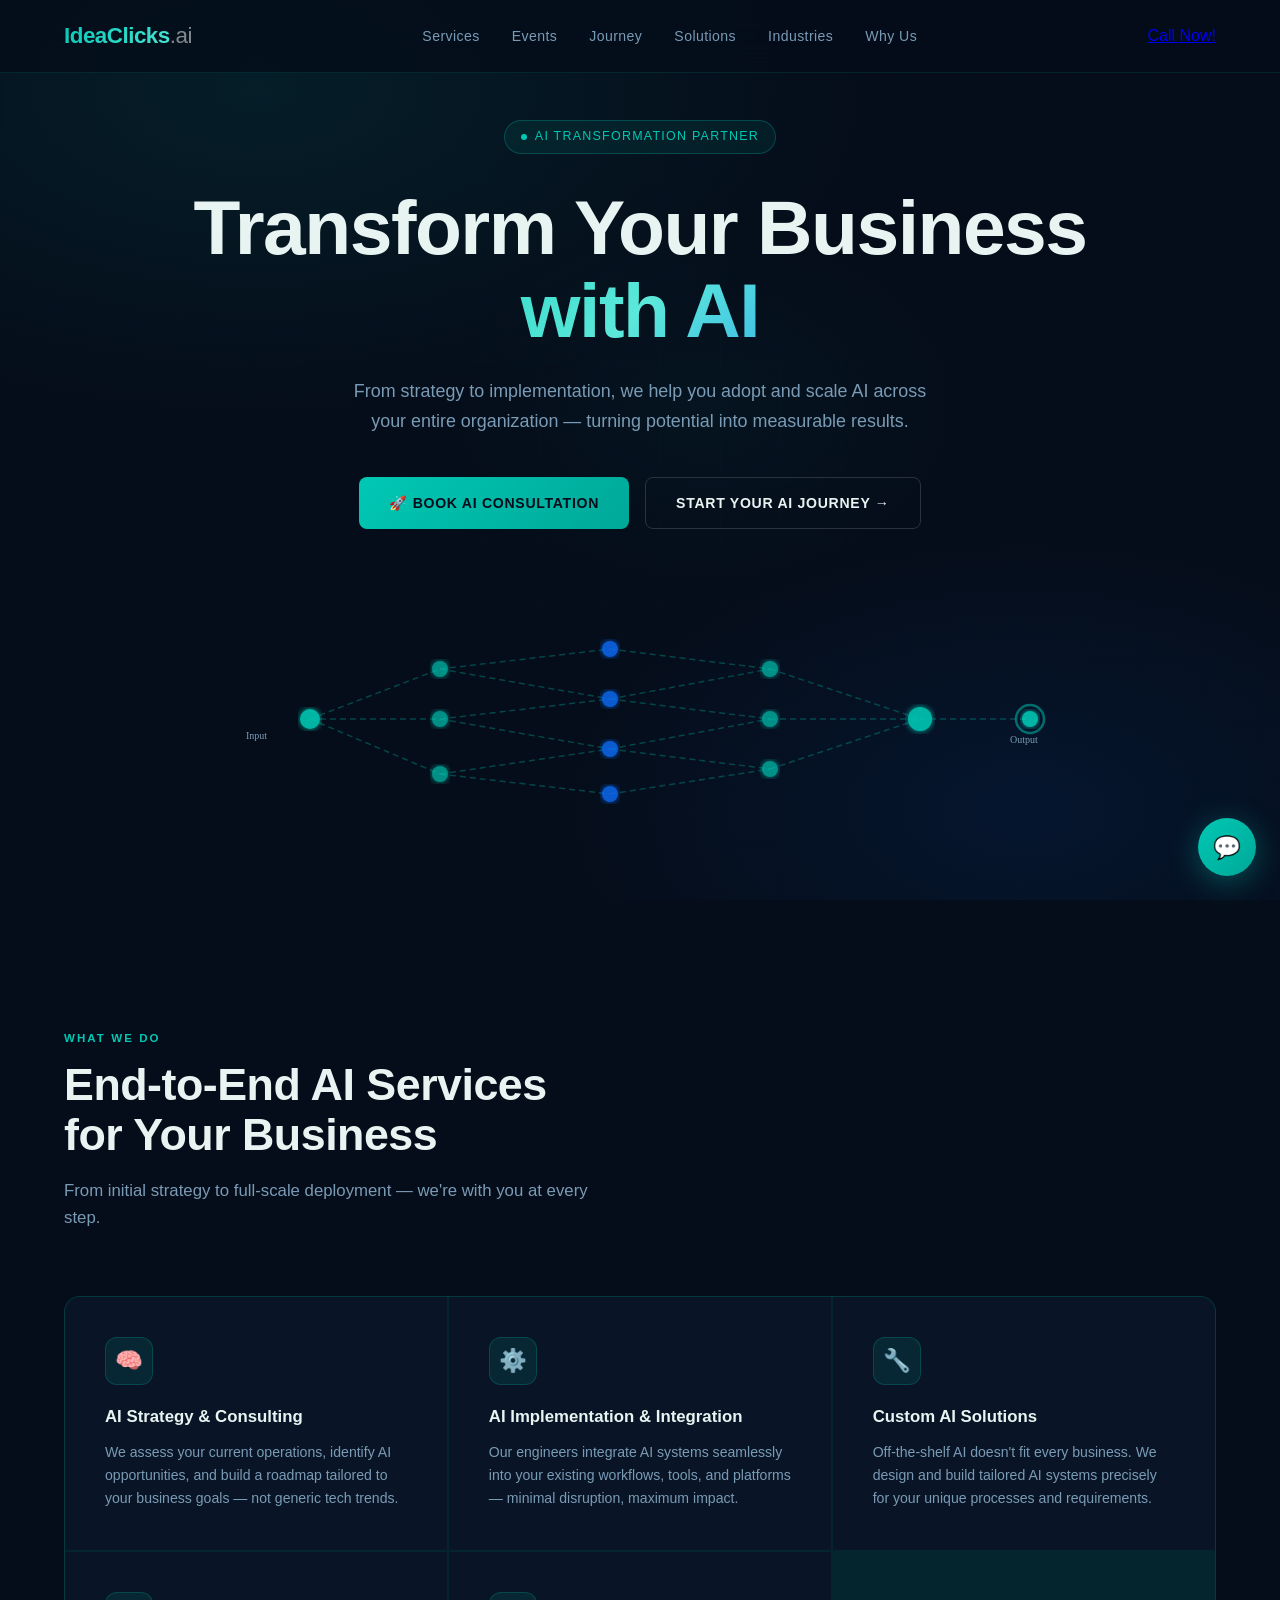
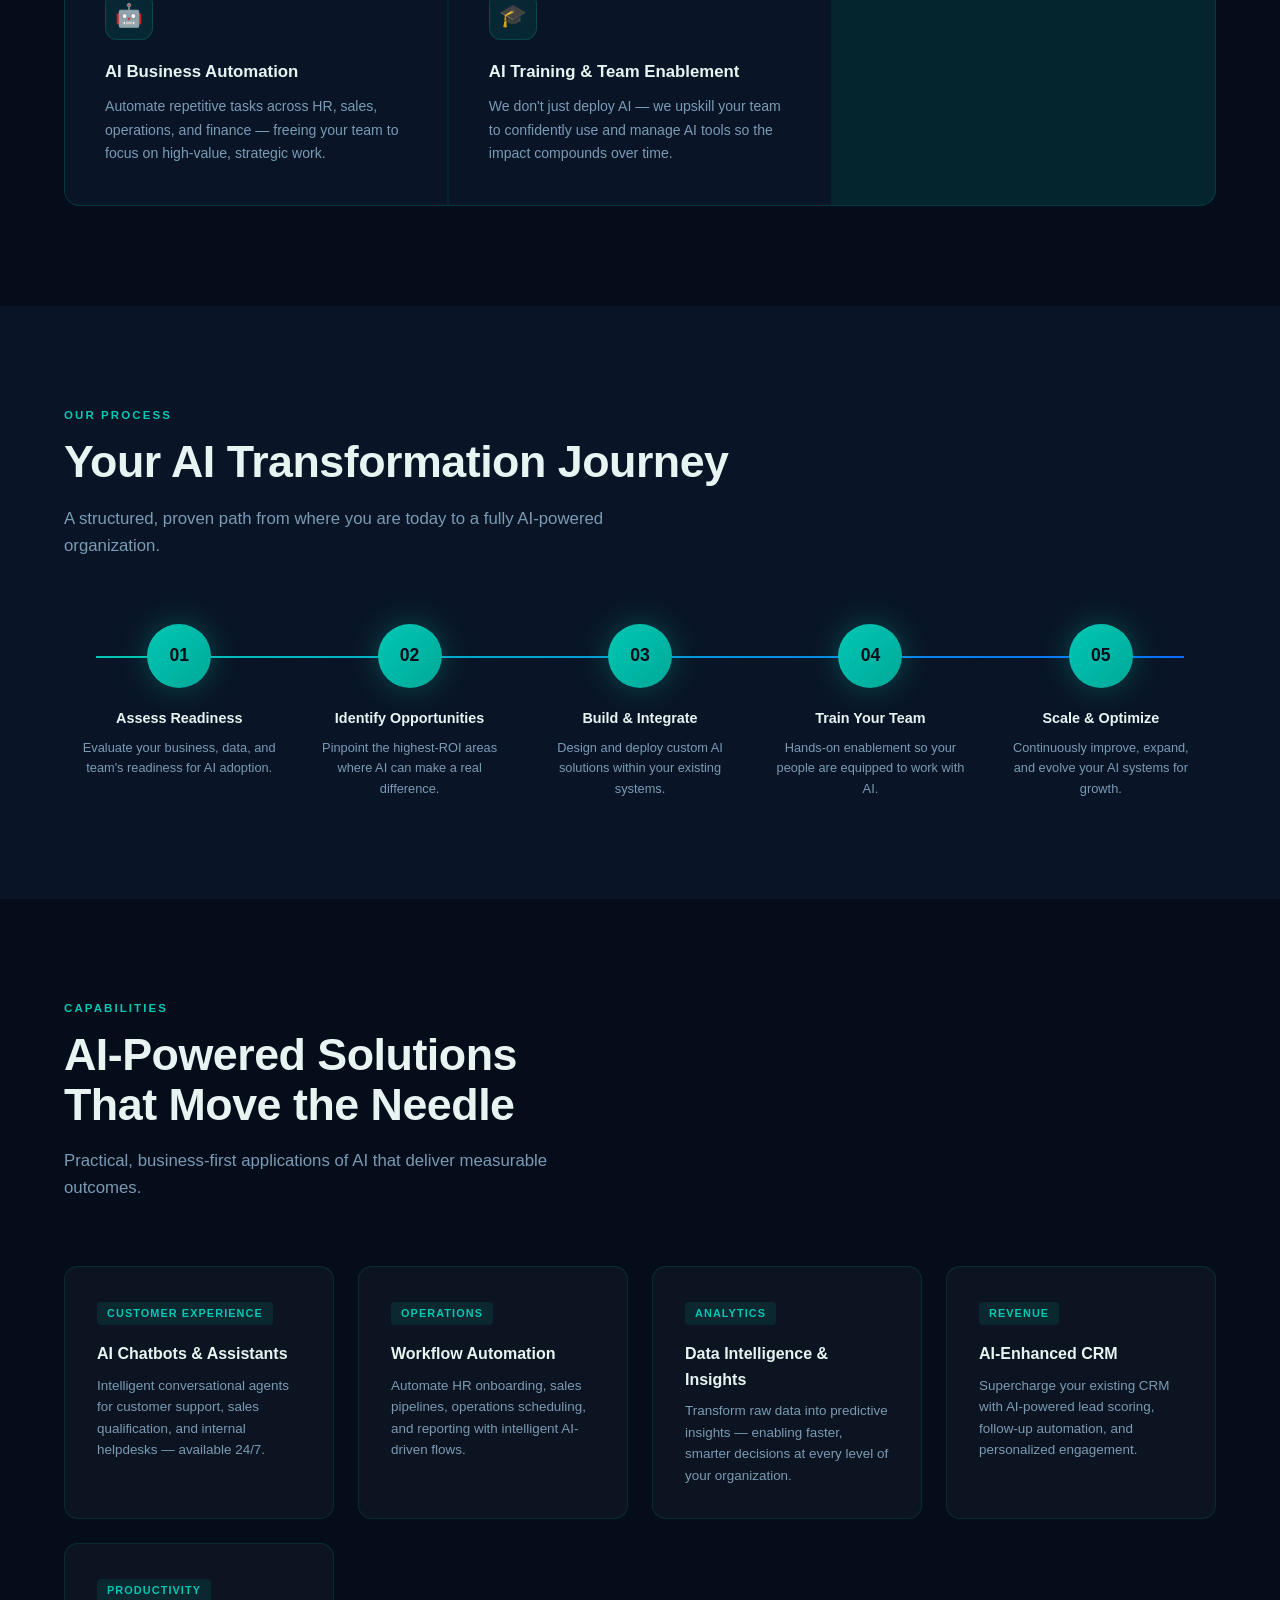
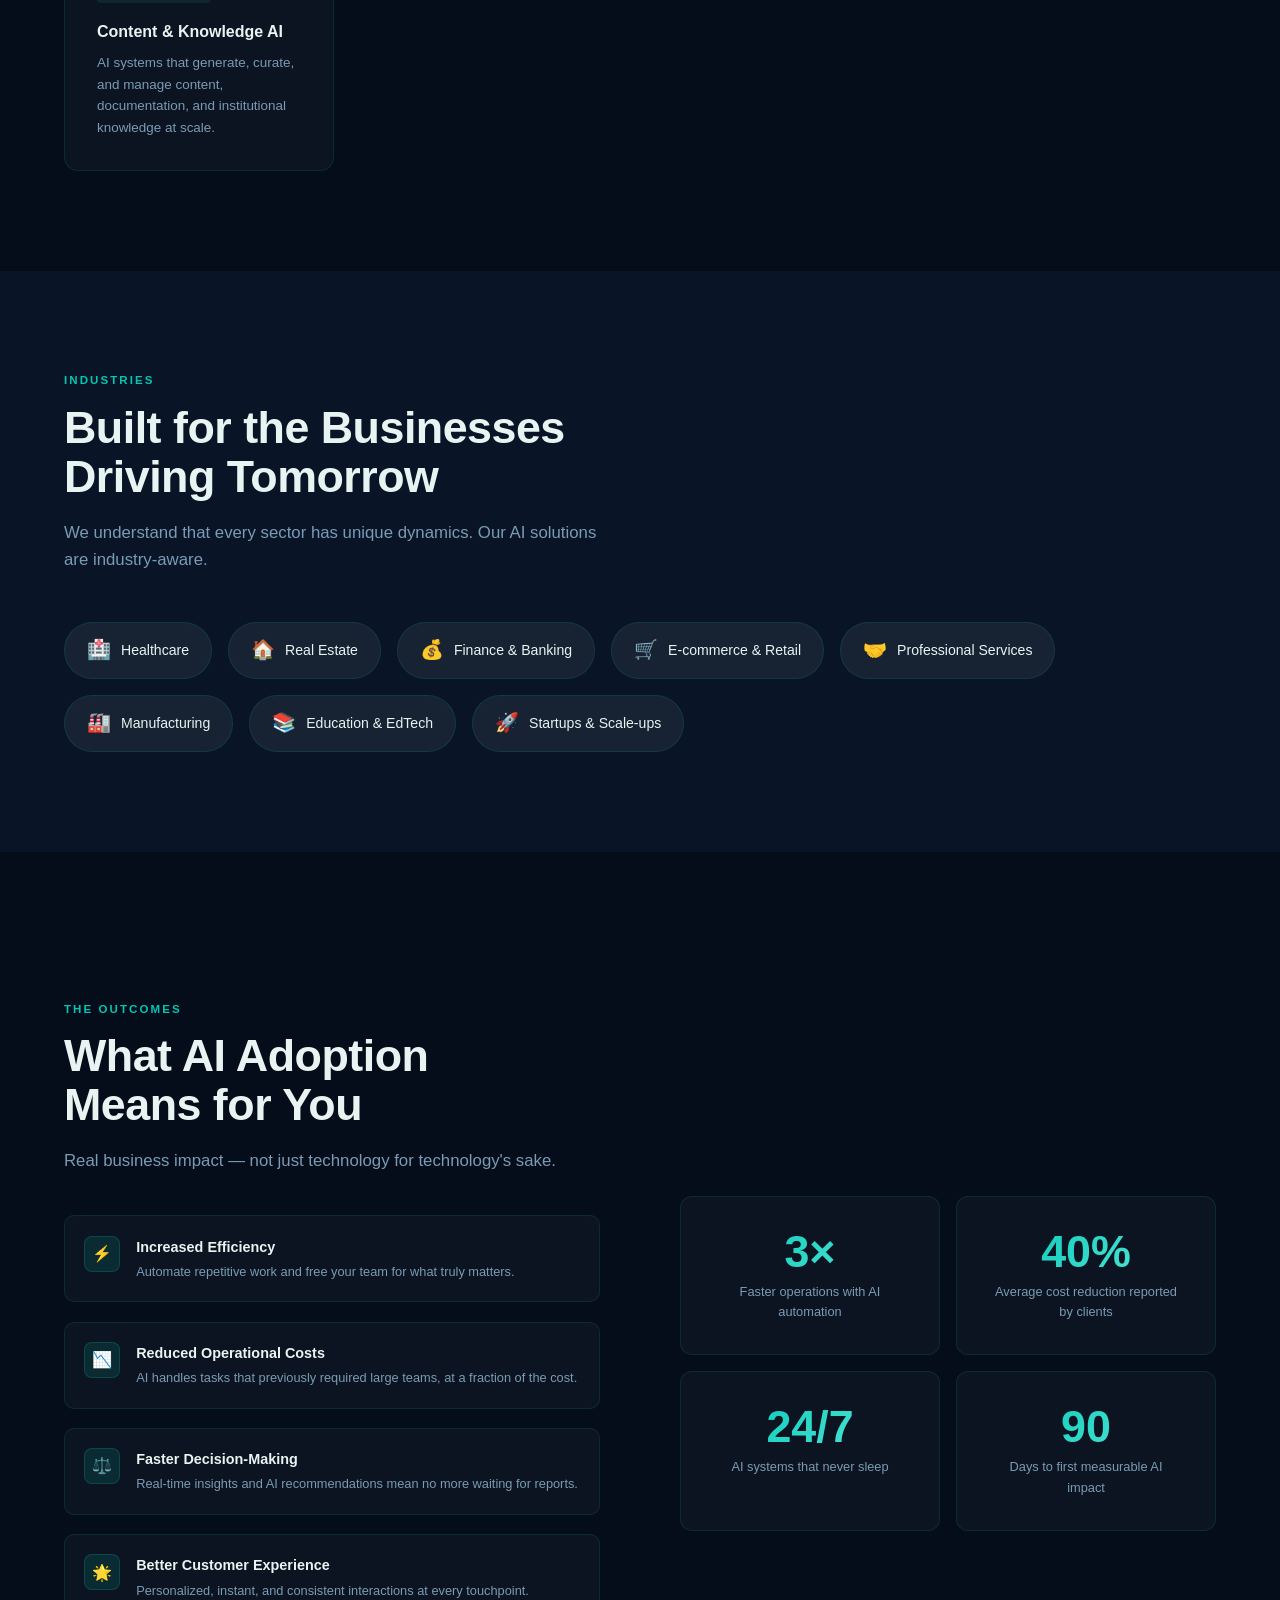
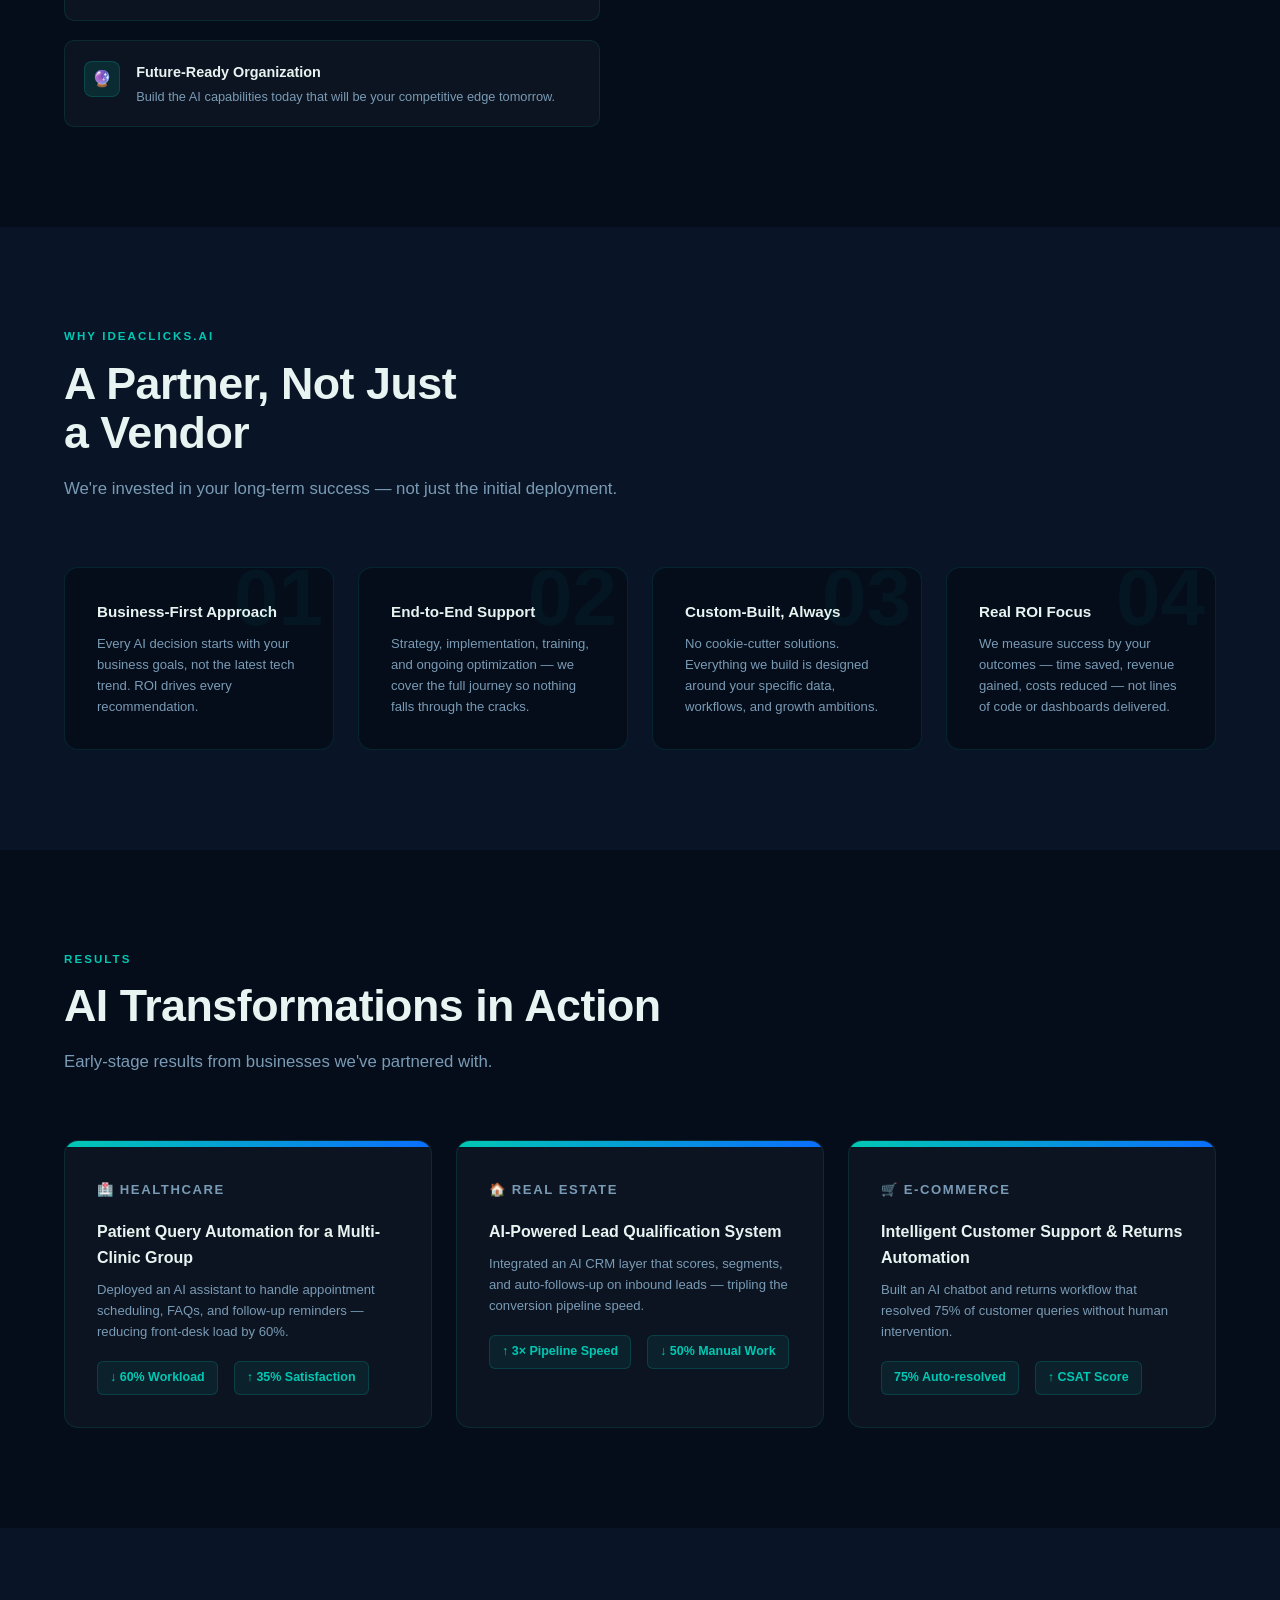
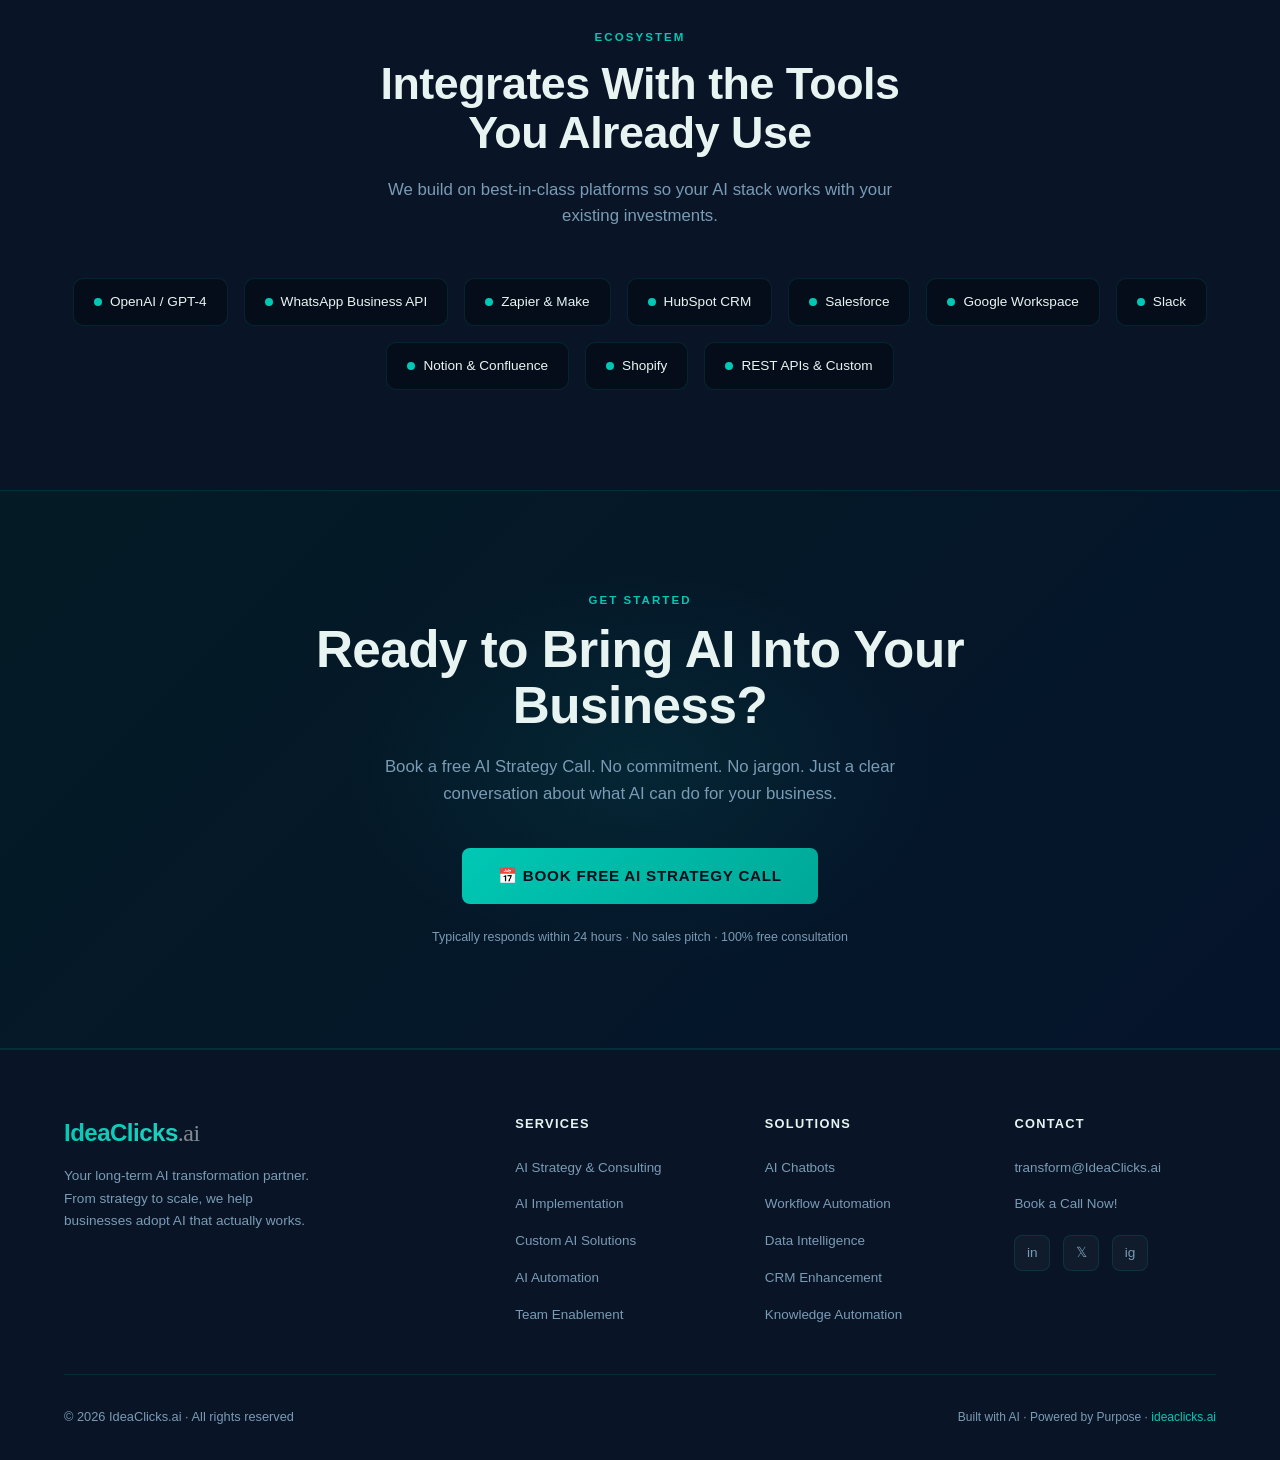
<file: index.html>
<!DOCTYPE html>
<html lang="en">
<head>
<meta charset="UTF-8" />

<!-- Basic SEO -->
<meta name="description" content="IdeaClicks.ai helps businesses adopt and implement AI solutions to automate processes, improve efficiency, and scale growth.">

<!-- Open Graph (for WhatsApp, LinkedIn, Facebook) -->
<meta property="og:title" content="IdeaClicks.ai — AI Transformation Partner">
<meta property="og:description" content="Helping businesses adopt AI, automate workflows, and scale with intelligent systems.">
<meta property="og:url" content="https://ideaclickspune.github.io/ideaclicksai/">
 
<meta name="viewport" content="width=device-width, initial-scale=1.0"/>
<title>IdeaClicks.ai — AI Transformation Partner</title>
<link rel="preconnect" href="https://fonts.googleapis.com">
<!-- <link href="https://fonts.googleapis.com/css2?family=Syne:wght@400;600;700;800&family=DM+Sans:wght@300;400;500&display=swap" rel="stylesheet"> -->
<style>
  :root {
    --teal: #00C8B4;
    --teal-dim: #00a898;
    --teal-glow: rgba(0,200,180,0.18);
    --blue: #0B6EFD;
    --blue-mid: #1a4a8a;
    --dark: #050d1a;
    --dark2: #091526;
    --dark3: #0d1f35;
    --surface: rgba(255,255,255,0.03);
    --surface2: rgba(255,255,255,0.06);
    --border: rgba(0,200,180,0.13);
    --text: #e8f4f2;
    --muted: #7a9bb5;
    --white: #ffffff;
  }

  *, *::before, *::after { box-sizing: border-box; margin: 0; padding: 0; }

  html { scroll-behavior: smooth; }

  body {
    font-family: 'DM Sans', sans-serif;
    background: var(--dark);
    color: var(--text);
    overflow-x: hidden;
    line-height: 1.6;
  }

  h1,h2,h3,h4 { font-family: 'Syne', sans-serif; }

  /* ─── ANIMATED MESH BACKGROUND ─── */
  .mesh-bg {
    position: fixed; inset: 0; z-index: 0; pointer-events: none;
    background:
      radial-gradient(ellipse 80% 60% at 20% 10%, rgba(0,200,180,0.09) 0%, transparent 60%),
      radial-gradient(ellipse 60% 50% at 80% 90%, rgba(11,110,253,0.09) 0%, transparent 60%),
      radial-gradient(ellipse 40% 40% at 55% 45%, rgba(0,200,180,0.04) 0%, transparent 50%),
      var(--dark);
  }

  /* ─── GRID PATTERN ─── */
  .grid-pattern {
    position: fixed; inset: 0; z-index: 0; pointer-events: none; opacity: 0.25;
    background-image:
      linear-gradient(rgba(0,200,180,0.08) 1px, transparent 1px),
      linear-gradient(90deg, rgba(0,200,180,0.08) 1px, transparent 1px);
    background-size: 60px 60px;
    mask-image: radial-gradient(ellipse 80% 80% at 50% 50%, black 0%, transparent 100%);
  }

  /* ─── NAV ─── */
  nav {
    position: fixed; top: 0; left: 0; right: 0; z-index: 100;
    padding: 18px 5%;
    display: flex; align-items: center; justify-content: space-between;
    background: rgba(5,13,26,0.75);
    backdrop-filter: blur(18px);
    border-bottom: 1px solid var(--border);
    transition: all 0.3s;
  }

  .nav-logo {
    font-family: 'Syne', sans-serif;
    font-size: 1.4rem; font-weight: 800;
    letter-spacing: -0.5px;
    background: linear-gradient(135deg, var(--teal), #5be8da);
    -webkit-background-clip: text; -webkit-text-fill-color: transparent;
  }

  .nav-logo span { color: var(--white); -webkit-text-fill-color: var(--white); opacity: 0.5; font-weight: 300; }

  .nav-links { display: flex; gap: 2rem; list-style: none; }
  .nav-links a {
    color: var(--muted); text-decoration: none; font-size: 0.88rem;
    font-weight: 500; letter-spacing: 0.03em;
    transition: color 0.2s;
  }
  .nav-links a:hover { color: var(--teal); }

  .nav- {
    background: linear-gradient(135deg, var(--teal), var(--teal-dim));
    color: var(--dark); font-family: 'Syne', sans-serif; font-weight: 700;
    font-size: 0.82rem; letter-spacing: 0.05em; text-transform: uppercase;
    border: none; padding: 10px 22px; border-radius: 6px;
    cursor: pointer; transition: all 0.25s;
    text-decoration: none;
  }
  .nav-:hover { transform: translateY(-1px); box-shadow: 0 6px 24px rgba(0,200,180,0.3); }

  /* ─── WRAPPER ─── */
  .section { position: relative; z-index: 1; padding: 100px 5%; }
  .container { max-width: 1200px; margin: 0 auto; }

  /* ─── HERO ─── */
  #hero {
    min-height: 100vh;
    display: flex; align-items: center; justify-content: center;
    text-align: center; padding-top: 120px; position: relative;
  }

  .hero-badge {
    display: inline-flex; align-items: center; gap: 8px;
    background: rgba(0,200,180,0.08); border: 1px solid rgba(0,200,180,0.25);
    padding: 6px 16px; border-radius: 30px; margin-bottom: 2rem;
    font-size: 0.78rem; font-weight: 500; letter-spacing: 0.1em;
    text-transform: uppercase; color: var(--teal);
    animation: fadeUp 0.7s ease both;
  }
  .hero-badge::before {
    content: ''; width: 6px; height: 6px; border-radius: 50%;
    background: var(--teal); animation: pulse 1.5s infinite;
  }

  @keyframes pulse {
    0%,100% { opacity: 1; transform: scale(1); }
    50% { opacity: 0.4; transform: scale(0.7); }
  }

  .hero-title {
    font-size: clamp(2.8rem, 6vw, 5.2rem);
    font-weight: 800; line-height: 1.08; letter-spacing: -1.5px;
    margin-bottom: 1.5rem;
    animation: fadeUp 0.7s 0.1s ease both;
  }

  .hero-title .accent {
    background: linear-gradient(135deg, var(--teal) 0%, #5be8da 50%, var(--blue) 100%);
    -webkit-background-clip: text; -webkit-text-fill-color: transparent;
    display: block;
  }

  .hero-sub {
    max-width: 580px; margin: 0 auto 2.5rem;
    font-size: 1.12rem; color: var(--muted); font-weight: 300; line-height: 1.7;
    animation: fadeUp 0.7s 0.2s ease both;
  }

  .hero-cta-row {
    display: flex; gap: 1rem; justify-content: center; flex-wrap: wrap;
    animation: fadeUp 0.7s 0.3s ease both;
  }

  .btn-primary {
    display: inline-flex; align-items: center; gap: 8px;
    background: linear-gradient(135deg, var(--teal), var(--teal-dim));
    color: var(--dark); font-family: 'Syne', sans-serif;
    font-weight: 700; font-size: 0.88rem; letter-spacing: 0.05em;
    text-transform: uppercase; padding: 14px 30px; border-radius: 8px;
    border: none; cursor: pointer; text-decoration: none;
    transition: all 0.25s;
  }
  .btn-primary:hover { transform: translateY(-2px); box-shadow: 0 10px 36px rgba(0,200,180,0.35); }

  .btn-ghost {
    display: inline-flex; align-items: center; gap: 8px;
    background: transparent; color: var(--text);
    font-family: 'Syne', sans-serif; font-weight: 600; font-size: 0.88rem;
    letter-spacing: 0.05em; text-transform: uppercase;
    padding: 14px 30px; border-radius: 8px;
    border: 1px solid rgba(255,255,255,0.15); cursor: pointer;
    text-decoration: none; transition: all 0.25s;
  }
  .btn-ghost:hover { border-color: var(--teal); color: var(--teal); transform: translateY(-2px); }

  /* Hero visual */
  .hero-visual {
    margin-top: 5rem;
    animation: fadeUp 0.8s 0.4s ease both;
    position: relative;
  }

  .node-canvas {
    width: 100%; max-width: 900px; margin: 0 auto;
    height: 220px; position: relative;
  }

  .node-canvas svg { width: 100%; height: 100%; }

  /* ─── SECTION HEADER ─── */
  .section-label {
    font-size: 0.72rem; font-weight: 600; letter-spacing: 0.18em;
    text-transform: uppercase; color: var(--teal); margin-bottom: 0.8rem;
  }

  .section-title {
    font-size: clamp(1.9rem, 3.5vw, 3rem);
    font-weight: 800; line-height: 1.1; letter-spacing: -0.5px;
    margin-bottom: 1.2rem;
  }

  .section-sub {
    font-size: 1.05rem; color: var(--muted); max-width: 560px; font-weight: 300;
  }

  /* ─── WHAT WE DO ─── */
  .services-grid {
    display: grid; grid-template-columns: repeat(auto-fit, minmax(300px, 1fr));
    gap: 1.5px; margin-top: 4rem;
    background: var(--border);
    border: 1px solid var(--border); border-radius: 16px; overflow: hidden;
  }

  .service-card {
    background: var(--dark2); padding: 2.5rem;
    transition: background 0.3s;
    position: relative; overflow: hidden;
  }
  .service-card::before {
    content: ''; position: absolute; top: 0; left: 0; right: 0;
    height: 2px; background: linear-gradient(90deg, transparent, var(--teal), transparent);
    opacity: 0; transition: opacity 0.3s;
  }
  .service-card:hover { background: var(--dark3); }
  .service-card:hover::before { opacity: 1; }

  .service-icon {
    width: 48px; height: 48px; border-radius: 12px;
    background: rgba(0,200,180,0.1); border: 1px solid rgba(0,200,180,0.2);
    display: flex; align-items: center; justify-content: center;
    font-size: 1.4rem; margin-bottom: 1.2rem;
  }

  .service-card h3 { font-size: 1.05rem; font-weight: 700; margin-bottom: 0.6rem; }
  .service-card p { font-size: 0.88rem; color: var(--muted); line-height: 1.65; }

  /* ─── JOURNEY ─── */
  #journey { background: var(--dark2); }

  .journey-steps {
    display: flex; gap: 0; margin-top: 4rem;
    position: relative; flex-wrap: wrap;
  }

  .journey-steps::before {
    content: ''; position: absolute;
    top: 32px; left: 32px; right: 32px; height: 2px;
    background: linear-gradient(90deg, var(--teal), var(--blue));
    z-index: 0;
  }

  .step {
    flex: 1; min-width: 180px; text-align: center;
    padding: 0 1rem; position: relative; z-index: 1;
  }

  .step-num {
    width: 64px; height: 64px; border-radius: 50%;
    background: linear-gradient(135deg, var(--teal), var(--teal-dim));
    color: var(--dark); font-family: 'Syne', sans-serif;
    font-weight: 800; font-size: 1.1rem;
    display: flex; align-items: center; justify-content: center;
    margin: 0 auto 1.2rem; box-shadow: 0 0 30px rgba(0,200,180,0.3);
  }

  .step h4 { font-size: 0.9rem; font-weight: 700; margin-bottom: 0.5rem; }
  .step p { font-size: 0.8rem; color: var(--muted); }

  /* ─── SOLUTIONS ─── */
  .solutions-grid {
    display: grid; grid-template-columns: repeat(auto-fit, minmax(250px, 1fr));
    gap: 1.5rem; margin-top: 4rem;
  }

  .solution-card {
    background: var(--surface); border: 1px solid var(--border);
    border-radius: 14px; padding: 2rem;
    transition: all 0.3s; position: relative; overflow: hidden;
  }

  .solution-card::after {
    content: ''; position: absolute;
    bottom: 0; left: 0; right: 0; height: 120px;
    background: linear-gradient(to top, var(--teal-glow), transparent);
    opacity: 0; transition: opacity 0.3s;
  }
  .solution-card:hover { border-color: rgba(0,200,180,0.3); transform: translateY(-4px); }
  .solution-card:hover::after { opacity: 1; }

  .solution-card .tag {
    display: inline-block; font-size: 0.68rem; font-weight: 600;
    letter-spacing: 0.1em; text-transform: uppercase; color: var(--teal);
    background: rgba(0,200,180,0.1); padding: 3px 10px; border-radius: 4px;
    margin-bottom: 1rem;
  }

  .solution-card h3 { font-size: 1rem; font-weight: 700; margin-bottom: 0.5rem; }
  .solution-card p { font-size: 0.84rem; color: var(--muted); line-height: 1.6; }

  /* ─── INDUSTRIES ─── */
  #industries { background: var(--dark2); }

  .industries-flex {
    display: flex; flex-wrap: wrap; gap: 1rem; margin-top: 3rem;
  }

  .industry-pill {
    display: flex; align-items: center; gap: 10px;
    background: var(--surface2); border: 1px solid var(--border);
    border-radius: 50px; padding: 12px 22px;
    font-size: 0.88rem; font-weight: 500;
    transition: all 0.25s; cursor: default;
  }
  .industry-pill:hover { border-color: var(--teal); background: rgba(0,200,180,0.08); color: var(--teal); }
  .industry-pill .emoji { font-size: 1.2rem; }

  /* ─── BENEFITS ─── */
  .benefits-split {
    display: grid; grid-template-columns: 1fr 1fr;
    gap: 5rem; align-items: center; margin-top: 3rem;
  }

  .benefit-list { list-style: none; display: flex; flex-direction: column; gap: 1.2rem; }
  .benefit-list li {
    display: flex; gap: 1rem; align-items: flex-;
    padding: 1.2rem; border-radius: 10px;
    background: var(--surface); border: 1px solid var(--border);
    transition: all 0.25s;
  }
  .benefit-list li:hover { border-color: rgba(0,200,180,0.3); background: var(--surface2); }

  .benefit-icon {
    width: 36px; height: 36px; flex-shrink: 0; border-radius: 8px;
    background: rgba(0,200,180,0.12); border: 1px solid rgba(0,200,180,0.2);
    display: flex; align-items: center; justify-content: center; font-size: 1rem;
  }

  .benefit-list li h4 { font-size: 0.9rem; font-weight: 700; margin-bottom: 0.2rem; }
  .benefit-list li p { font-size: 0.8rem; color: var(--muted); }

  .stat-grid {
    display: grid; grid-template-columns: 1fr 1fr; gap: 1rem;
  }

  .stat-card {
    background: var(--surface); border: 1px solid var(--border);
    border-radius: 12px; padding: 2rem; text-align: center;
  }
  .stat-card .num {
    font-family: 'Syne', sans-serif; font-size: 2.8rem; font-weight: 800;
    background: linear-gradient(135deg, var(--teal), #5be8da);
    -webkit-background-clip: text; -webkit-text-fill-color: transparent;
    line-height: 1;
  }
  .stat-card .label { font-size: 0.8rem; color: var(--muted); margin-top: 0.5rem; }

  /* ─── WHY US ─── */
  #why { background: var(--dark2); }

  .why-grid {
    display: grid; grid-template-columns: repeat(auto-fit, minmax(220px, 1fr));
    gap: 1.5rem; margin-top: 4rem;
  }

  .why-card {
    padding: 2rem; border-radius: 14px;
    background: var(--dark); border: 1px solid var(--border);
    position: relative; overflow: hidden; transition: all 0.3s;
  }
  .why-card:hover { transform: translateY(-4px); border-color: rgba(0,200,180,0.35); }

  .why-card .num-bg {
    position: absolute; top: -10px; right: 10px;
    font-family: 'Syne', sans-serif; font-size: 5rem; font-weight: 800;
    color: rgba(0,200,180,0.05); line-height: 1; pointer-events: none;
  }

  .why-card h3 { font-size: 0.95rem; font-weight: 700; margin-bottom: 0.5rem; }
  .why-card p { font-size: 0.82rem; color: var(--muted); line-height: 1.6; }

  /* ─── CASE STUDIES ─── */
  .case-grid {
    display: grid; grid-template-columns: repeat(auto-fit, minmax(300px, 1fr));
    gap: 1.5rem; margin-top: 4rem;
  }

  .case-card {
    background: var(--surface); border: 1px solid var(--border);
    border-radius: 14px; overflow: hidden; transition: all 0.3s;
  }
  .case-card:hover { transform: translateY(-4px); border-color: rgba(0,200,180,0.3); }

  .case-banner {
    height: 6px;
    background: linear-gradient(90deg, var(--teal), var(--blue));
  }

  .case-body { padding: 2rem; }
  .case-industry {
    font-size: 0.68rem; font-weight: 600; letter-spacing: 0.12em;
    text-transform: uppercase; color: var(--teal); margin-bottom: 0.8rem;
  }
  .case-body h3 { font-size: 1rem; font-weight: 700; margin-bottom: 0.5rem; }
  .case-body p { font-size: 0.82rem; color: var(--muted); margin-bottom: 1.2rem; }

  .case-result {
    display: flex; gap: 1rem;
  }
  .result-chip {
    background: rgba(0,200,180,0.08); border: 1px solid rgba(0,200,180,0.18);
    border-radius: 6px; padding: 6px 12px; font-size: 0.78rem;
    color: var(--teal); font-weight: 600;
  }

  /* ─── INTEGRATIONS ─── */
  #integrations { background: var(--dark2); }

  .integrations-row {
    display: flex; flex-wrap: wrap; gap: 1rem; margin-top: 3rem; justify-content: center;
  }

  .integration-badge {
    display: flex; align-items: center; gap: 8px;
    background: var(--dark); border: 1px solid var(--border);
    border-radius: 10px; padding: 12px 20px;
    font-size: 0.85rem; font-weight: 500; color: var(--text);
    transition: all 0.25s;
  }
  .integration-badge:hover { border-color: var(--teal); color: var(--teal); transform: translateY(-2px); }
  .integration-badge .dot { width: 8px; height: 8px; border-radius: 50%; background: var(--teal); }

  /* ─── CTA SECTION ─── */
  #cta {
    text-align: center;
    background: linear-gradient(135deg, rgba(0,200,180,0.08) 0%, rgba(11,110,253,0.08) 100%);
    border-top: 1px solid var(--border); border-bottom: 1px solid var(--border);
  }

  #cta .section-title { font-size: clamp(2rem, 4vw, 3.5rem); }

  .cta-glow {
    position: absolute; top: 50%; left: 50%; transform: translate(-50%,-50%);
    width: 600px; height: 400px;
    background: radial-gradient(ellipse, rgba(0,200,180,0.08), transparent 70%);
    pointer-events: none;
  }

  /* ─── FOOTER ─── */
  footer {
    background: var(--dark2); border-top: 1px solid var(--border);
    padding: 4rem 5% 2rem; position: relative; z-index: 1;
  }

  .footer-top {
    display: grid; grid-template-columns: 2fr 1fr 1fr 1fr;
    gap: 3rem; margin-bottom: 3rem;
  }

  .footer-brand p { font-size: 0.85rem; color: var(--muted); margin-top: 0.8rem; line-height: 1.65; max-width: 260px; }

  .footer-col h4 {
    font-family: 'Syne', sans-serif; font-size: 0.8rem; font-weight: 700;
    letter-spacing: 0.1em; text-transform: uppercase; color: var(--text);
    margin-bottom: 1.2rem;
  }
  .footer-col ul { list-style: none; display: flex; flex-direction: column; gap: 0.7rem; }
  .footer-col ul a { font-size: 0.84rem; color: var(--muted); text-decoration: none; transition: color 0.2s; }
  .footer-col ul a:hover { color: var(--teal); }

  .footer-bottom {
    border-top: 1px solid var(--border); padding-top: 2rem;
    display: flex; align-items: center; justify-content: space-between;
    flex-wrap: wrap; gap: 1rem;
  }

  .footer-bottom p { font-size: 0.8rem; color: var(--muted); }

  .social-links { display: flex; gap: 0.8rem; }
  .social-link {
    width: 36px; height: 36px; border-radius: 8px;
    background: var(--surface); border: 1px solid var(--border);
    display: flex; align-items: center; justify-content: center;
    font-size: 0.85rem; color: var(--muted); text-decoration: none;
    transition: all 0.2s;
  }
  .social-link:hover { border-color: var(--teal); color: var(--teal); background: rgba(0,200,180,0.08); }

  /* ─── CHATBOT DEMO ─── */
  .chatbot-demo {
    position: fixed; bottom: 24px; right: 24px; z-index: 200;
  }

  .chat-toggle {
    width: 58px; height: 58px; border-radius: 50%;
    background: linear-gradient(135deg, var(--teal), var(--teal-dim));
    border: none; cursor: pointer; font-size: 1.4rem;
    display: flex; align-items: center; justify-content: center;
    box-shadow: 0 6px 30px rgba(0,200,180,0.35);
    transition: all 0.3s;
  }
  .chat-toggle:hover { transform: scale(1.08); box-shadow: 0 10px 40px rgba(0,200,180,0.45); }

  .chat-window {
    position: absolute; bottom: 70px; right: 0;
    width: 320px; background: var(--dark3);
    border: 1px solid var(--border); border-radius: 16px;
    overflow: hidden; display: none; flex-direction: column;
    box-shadow: 0 20px 60px rgba(0,0,0,0.5);
  }
  .chat-window.open { display: flex; }

  .chat-header {
    background: linear-gradient(135deg, var(--teal), var(--teal-dim));
    padding: 16px 18px; display: flex; align-items: center; gap: 10px;
    color: var(--dark);
  }
  .chat-header .avatar {
    width: 32px; height: 32px; border-radius: 50%; background: rgba(5,13,26,0.3);
    display: flex; align-items: center; justify-content: center; font-size: 0.9rem;
  }
  .chat-header .info .name { font-family: 'Syne', sans-serif; font-size: 0.88rem; font-weight: 700; }
  .chat-header .info .status { font-size: 0.7rem; opacity: 0.7; }

  .chat-body { padding: 1.2rem; display: flex; flex-direction: column; gap: 0.8rem; min-height: 180px; }

  .chat-msg {
    background: var(--surface2); border-radius: 12px 12px 12px 2px;
    padding: 10px 14px; font-size: 0.82rem; max-width: 85%; line-height: 1.55;
    color: var(--text);
  }
  .chat-msg.user {
    background: rgba(0,200,180,0.15); border-radius: 12px 12px 2px 12px;
    align-self: flex-end; color: var(--teal);
  }

  .chat-input-row {
    display: flex; gap: 0.5rem; padding: 12px;
    border-top: 1px solid var(--border);
  }
  .chat-input {
    flex: 1; background: var(--surface); border: 1px solid var(--border);
    border-radius: 8px; padding: 8px 12px; font-size: 0.8rem; color: var(--text);
    outline: none; font-family: 'DM Sans', sans-serif;
  }
  .chat-input::placeholder { color: var(--muted); }
  .chat-send {
    background: var(--teal); border: none; border-radius: 8px;
    width: 36px; height: 36px; cursor: pointer; font-size: 1rem;
    display: flex; align-items: center; justify-content: center; color: var(--dark);
  }

  /* ─── ANIMATIONS ─── */
  @keyframes fadeUp {
    from { opacity: 0; transform: translateY(24px); }
    to { opacity: 1; transform: translateY(0); }
  }

  .reveal {
    opacity: 0; transform: translateY(30px);
    transition: all 0.7s cubic-bezier(0.16, 1, 0.3, 1);
  }
  .reveal.visible { opacity: 1; transform: translateY(0); }

  /* Animated nodes */
  @keyframes floatNode {
    0%,100% { transform: translateY(0); }
    50% { transform: translateY(-8px); }
  }
  @keyframes pulseCircle {
    0%,100% { opacity: 0.4; r: 6; }
    50% { opacity: 1; r: 8; }
  }
  @keyframes dash {
    to { stroke-dashoffset: -40; }
  }

  .node-line { animation: dash 2s linear infinite; }

  /* ─── RESPONSIVE ─── */
  @media(max-width: 900px) {
    .journey-steps::before { display: none; }
    .benefits-split { grid-template-columns: 1fr; }
    .footer-top { grid-template-columns: 1fr 1fr; }
    .nav-links { display: none; }
  }

  @media(max-width: 600px) {
    .footer-top { grid-template-columns: 1fr; }
    .stat-grid { grid-template-columns: 1fr 1fr; }
    .hero-title { font-size: 2.4rem; }
  }
</style>
</head>
<body>

<div class="mesh-bg"></div>
<div class="grid-pattern"></div>

<!-- ─── NAV ─── -->
<nav>
  <div class="nav-logo">IdeaClicks<span>.ai</span></div>
  <ul class="nav-links">
    <li><a href="#services">Services</a></li>
    <li><a href="TAAC/05sept2026/index.html">Events</a></li>
    <li><a href="#journey">Journey</a></li>
    <li><a href="#solutions">Solutions</a></li>
    <li><a href="#industries">Industries</a></li>
    <li><a href="#why">Why Us</a></li>
  </ul>
  <a href="tel:+917559318718" class="nav-cta">Call Now!</a>
</nav>

<!-- ─── HERO ─── -->
<section id="hero" class="section">
  <div class="container">
    <div class="hero-badge">AI Transformation Partner </div>
    <h1 class="hero-title">
      Transform Your Business
      <span class="accent">with AI</span>
    </h1>
    <p class="hero-sub">From strategy to implementation, we help you adopt and scale AI across your entire organization — turning potential into measurable results.</p>
    <div class="hero-cta-row">
      <a href="tel:+917559318718" class="btn-primary">
        🚀 Book AI Consultation
      </a>
      <a href="tel:+917559318718" class="btn-ghost">
        Start Your AI Journey →
      </a>
    </div>

    <!-- Neural Network SVG Visual -->
    <div class="hero-visual">
      <div class="node-canvas">
        <svg viewBox="0 0 900 220" xmlns="http://www.w3.org/2000/svg" fill="none">
          <defs>
            <filter id="glow">
              <feGaussianBlur stdDeviation="3" result="coloredBlur"/>
              <feMerge><feMergeNode in="coloredBlur"/><feMergeNode in="SourceGraphic"/></feMerge>
            </filter>
          </defs>

          <!-- Lines -->
          <g stroke="#00C8B4" stroke-width="1.5" opacity="0.3" stroke-dasharray="6 4">
            <line x1="120" y1="110" x2="250" y2="60" class="node-line"/>
            <line x1="120" y1="110" x2="250" y2="110" class="node-line" style="animation-delay:-0.5s"/>
            <line x1="120" y1="110" x2="250" y2="165" class="node-line" style="animation-delay:-1s"/>
            <line x1="250" y1="60" x2="420" y2="40" class="node-line" style="animation-delay:-0.3s"/>
            <line x1="250" y1="60" x2="420" y2="90" class="node-line" style="animation-delay:-0.8s"/>
            <line x1="250" y1="110" x2="420" y2="90" class="node-line" style="animation-delay:-1.2s"/>
            <line x1="250" y1="110" x2="420" y2="140" class="node-line" style="animation-delay:-0.2s"/>
            <line x1="250" y1="165" x2="420" y2="140" class="node-line" style="animation-delay:-0.7s"/>
            <line x1="250" y1="165" x2="420" y2="185" class="node-line" style="animation-delay:-1.5s"/>
            <line x1="420" y1="40" x2="580" y2="60" class="node-line" style="animation-delay:-0.4s"/>
            <line x1="420" y1="90" x2="580" y2="60" class="node-line" style="animation-delay:-0.9s"/>
            <line x1="420" y1="90" x2="580" y2="110" class="node-line" style="animation-delay:-0.1s"/>
            <line x1="420" y1="140" x2="580" y2="110" class="node-line" style="animation-delay:-1.3s"/>
            <line x1="420" y1="140" x2="580" y2="160" class="node-line" style="animation-delay:-0.6s"/>
            <line x1="420" y1="185" x2="580" y2="160" class="node-line" style="animation-delay:-1.1s"/>
            <line x1="580" y1="60" x2="730" y2="110" class="node-line" style="animation-delay:-0.4s"/>
            <line x1="580" y1="110" x2="730" y2="110" class="node-line" style="animation-delay:-0.9s"/>
            <line x1="580" y1="160" x2="730" y2="110" class="node-line" style="animation-delay:-1.4s"/>
            <line x1="730" y1="110" x2="840" y2="110" class="node-line" style="animation-delay:-0.3s"/>
          </g>

          <!-- Layer 1 -->
          <circle cx="120" cy="110" r="10" fill="#00C8B4" opacity="0.9" filter="url(#glow)"/>

          <!-- Layer 2 -->
          <circle cx="250" cy="60" r="8" fill="#00C8B4" opacity="0.7" filter="url(#glow)"/>
          <circle cx="250" cy="110" r="8" fill="#00C8B4" opacity="0.7" filter="url(#glow)"/>
          <circle cx="250" cy="165" r="8" fill="#00C8B4" opacity="0.7" filter="url(#glow)"/>

          <!-- Layer 3 -->
          <circle cx="420" cy="40" r="8" fill="#0B6EFD" opacity="0.8" filter="url(#glow)"/>
          <circle cx="420" cy="90" r="8" fill="#0B6EFD" opacity="0.8" filter="url(#glow)"/>
          <circle cx="420" cy="140" r="8" fill="#0B6EFD" opacity="0.8" filter="url(#glow)"/>
          <circle cx="420" cy="185" r="8" fill="#0B6EFD" opacity="0.8" filter="url(#glow)"/>

          <!-- Layer 4 -->
          <circle cx="580" cy="60" r="8" fill="#00C8B4" opacity="0.7" filter="url(#glow)"/>
          <circle cx="580" cy="110" r="8" fill="#00C8B4" opacity="0.7" filter="url(#glow)"/>
          <circle cx="580" cy="160" r="8" fill="#00C8B4" opacity="0.7" filter="url(#glow)"/>

          <!-- Layer 5 -->
          <circle cx="730" cy="110" r="12" fill="#00C8B4" opacity="0.9" filter="url(#glow)"/>

          <!-- Output -->
          <circle cx="840" cy="110" r="14" fill="none" stroke="#00C8B4" stroke-width="2.5" opacity="0.5"/>
          <circle cx="840" cy="110" r="8" fill="#00C8B4" opacity="0.9" filter="url(#glow)"/>

          <!-- Labels -->
          <text x="56" y="130" fill="#7a9bb5" font-size="10" font-family="DM Sans">Input</text>
          <text x="820" y="134" fill="#7a9bb5" font-size="10" font-family="DM Sans">Output</text>
        </svg>
      </div>
    </div>
  </div>
</section>

<!-- ─── WHAT WE DO ─── -->
<section id="services" class="section">
  <div class="container">
    <p class="section-label reveal">What We Do</p>
    <h2 class="section-title reveal">End-to-End AI Services<br>for Your Business</h2>
    <p class="section-sub reveal">From initial strategy to full-scale deployment — we're with you at every step.</p>

    <div class="services-grid reveal">
      <div class="service-card">
        <div class="service-icon">🧠</div>
        <h3>AI Strategy & Consulting</h3>
        <p>We assess your current operations, identify AI opportunities, and build a roadmap tailored to your business goals — not generic tech trends.</p>
      </div>
      <div class="service-card">
        <div class="service-icon">⚙️</div>
        <h3>AI Implementation & Integration</h3>
        <p>Our engineers integrate AI systems seamlessly into your existing workflows, tools, and platforms — minimal disruption, maximum impact.</p>
      </div>
      <div class="service-card">
        <div class="service-icon">🔧</div>
        <h3>Custom AI Solutions</h3>
        <p>Off-the-shelf AI doesn't fit every business. We design and build tailored AI systems precisely for your unique processes and requirements.</p>
      </div>
      <div class="service-card">
        <div class="service-icon">🤖</div>
        <h3>AI Business Automation</h3>
        <p>Automate repetitive tasks across HR, sales, operations, and finance — freeing your team to focus on high-value, strategic work.</p>
      </div>
      <div class="service-card">
        <div class="service-icon">🎓</div>
        <h3>AI Training & Team Enablement</h3>
        <p>We don't just deploy AI — we upskill your team to confidently use and manage AI tools so the impact compounds over time.</p>
      </div>
    </div>
  </div>
</section>

<!-- ─── AI TRANSFORMATION JOURNEY ─── -->
<section id="journey" class="section">
  <div class="container">
    <p class="section-label reveal">Our Process</p>
    <h2 class="section-title reveal">Your AI Transformation Journey</h2>
    <p class="section-sub reveal">A structured, proven path from where you are today to a fully AI-powered organization.</p>

    <div class="journey-steps reveal">
      <div class="step">
        <div class="step-num">01</div>
        <h4>Assess Readiness</h4>
        <p>Evaluate your business, data, and team's readiness for AI adoption.</p>
      </div>
      <div class="step">
        <div class="step-num">02</div>
        <h4>Identify Opportunities</h4>
        <p>Pinpoint the highest-ROI areas where AI can make a real difference.</p>
      </div>
      <div class="step">
        <div class="step-num">03</div>
        <h4>Build & Integrate</h4>
        <p>Design and deploy custom AI solutions within your existing systems.</p>
      </div>
      <div class="step">
        <div class="step-num">04</div>
        <h4>Train Your Team</h4>
        <p>Hands-on enablement so your people are equipped to work with AI.</p>
      </div>
      <div class="step">
        <div class="step-num">05</div>
        <h4>Scale & Optimize</h4>
        <p>Continuously improve, expand, and evolve your AI systems for growth.</p>
      </div>
    </div>
  </div>
</section>

<!-- ─── SOLUTIONS ─── -->
<section id="solutions" class="section">
  <div class="container">
    <p class="section-label reveal">Capabilities</p>
    <h2 class="section-title reveal">AI-Powered Solutions<br>That Move the Needle</h2>
    <p class="section-sub reveal">Practical, business-first applications of AI that deliver measurable outcomes.</p>

    <div class="solutions-grid reveal">
      <div class="solution-card">
        <span class="tag">Customer Experience</span>
        <h3>AI Chatbots & Assistants</h3>
        <p>Intelligent conversational agents for customer support, sales qualification, and internal helpdesks — available 24/7.</p>
      </div>
      <div class="solution-card">
        <span class="tag">Operations</span>
        <h3>Workflow Automation</h3>
        <p>Automate HR onboarding, sales pipelines, operations scheduling, and reporting with intelligent AI-driven flows.</p>
      </div>
      <div class="solution-card">
        <span class="tag">Analytics</span>
        <h3>Data Intelligence & Insights</h3>
        <p>Transform raw data into predictive insights — enabling faster, smarter decisions at every level of your organization.</p>
      </div>
      <div class="solution-card">
        <span class="tag">Revenue</span>
        <h3>AI-Enhanced CRM</h3>
        <p>Supercharge your existing CRM with AI-powered lead scoring, follow-up automation, and personalized engagement.</p>
      </div>
      <div class="solution-card">
        <span class="tag">Productivity</span>
        <h3>Content & Knowledge AI</h3>
        <p>AI systems that generate, curate, and manage content, documentation, and institutional knowledge at scale.</p>
      </div>
    </div>
  </div>
</section>

<!-- ─── INDUSTRIES ─── -->
<section id="industries" class="section">
  <div class="container">
    <p class="section-label reveal">Industries</p>
    <h2 class="section-title reveal">Built for the Businesses<br>Driving Tomorrow</h2>
    <p class="section-sub reveal">We understand that every sector has unique dynamics. Our AI solutions are industry-aware.</p>

    <div class="industries-flex reveal">
      <div class="industry-pill"><span class="emoji">🏥</span> Healthcare</div>
      <div class="industry-pill"><span class="emoji">🏠</span> Real Estate</div>
      <div class="industry-pill"><span class="emoji">💰</span> Finance & Banking</div>
      <div class="industry-pill"><span class="emoji">🛒</span> E-commerce & Retail</div>
      <div class="industry-pill"><span class="emoji">🤝</span> Professional Services</div>
      <div class="industry-pill"><span class="emoji">🏭</span> Manufacturing</div>
      <div class="industry-pill"><span class="emoji">📚</span> Education & EdTech</div>
      <div class="industry-pill"><span class="emoji">🚀</span> Startups & Scale-ups</div>
    </div>
  </div>
</section>

<!-- ─── BENEFITS ─── -->
<section id="benefits" class="section">
  <div class="container">
    <div class="benefits-split">
      <div>
        <p class="section-label reveal">The Outcomes</p>
        <h2 class="section-title reveal">What AI Adoption<br>Means for You</h2>
        <p class="section-sub reveal" style="margin-bottom:2.5rem">Real business impact — not just technology for technology's sake.</p>

        <ul class="benefit-list reveal">
          <li>
            <div class="benefit-icon">⚡</div>
            <div>
              <h4>Increased Efficiency</h4>
              <p>Automate repetitive work and free your team for what truly matters.</p>
            </div>
          </li>
          <li>
            <div class="benefit-icon">📉</div>
            <div>
              <h4>Reduced Operational Costs</h4>
              <p>AI handles tasks that previously required large teams, at a fraction of the cost.</p>
            </div>
          </li>
          <li>
            <div class="benefit-icon">⚖️</div>
            <div>
              <h4>Faster Decision-Making</h4>
              <p>Real-time insights and AI recommendations mean no more waiting for reports.</p>
            </div>
          </li>
          <li>
            <div class="benefit-icon">🌟</div>
            <div>
              <h4>Better Customer Experience</h4>
              <p>Personalized, instant, and consistent interactions at every touchpoint.</p>
            </div>
          </li>
          <li>
            <div class="benefit-icon">🔮</div>
            <div>
              <h4>Future-Ready Organization</h4>
              <p>Build the AI capabilities today that will be your competitive edge tomorrow.</p>
            </div>
          </li>
        </ul>
      </div>
      <div class="reveal">
        <div class="stat-grid">
          <div class="stat-card">
            <div class="num">3×</div>
            <div class="label">Faster operations with AI automation</div>
          </div>
          <div class="stat-card">
            <div class="num">40%</div>
            <div class="label">Average cost reduction reported by clients</div>
          </div>
          <div class="stat-card">
            <div class="num">24/7</div>
            <div class="label">AI systems that never sleep</div>
          </div>
          <div class="stat-card">
            <div class="num">90</div>
            <div class="label">Days to first measurable AI impact</div>
          </div>
        </div>
      </div>
    </div>
  </div>
</section>

<!-- ─── WHY US ─── -->
<section id="why" class="section">
  <div class="container">
    <p class="section-label reveal">Why IdeaClicks.ai</p>
    <h2 class="section-title reveal">A Partner, Not Just<br>a Vendor</h2>
    <p class="section-sub reveal">We're invested in your long-term success — not just the initial deployment.</p>

    <div class="why-grid reveal">
      <div class="why-card">
        <span class="num-bg">01</span>
        <h3>Business-First Approach</h3>
        <p>Every AI decision starts with your business goals, not the latest tech trend. ROI drives every recommendation.</p>
      </div>
      <div class="why-card">
        <span class="num-bg">02</span>
        <h3>End-to-End Support</h3>
        <p>Strategy, implementation, training, and ongoing optimization — we cover the full journey so nothing falls through the cracks.</p>
      </div>
      <div class="why-card">
        <span class="num-bg">03</span>
        <h3>Custom-Built, Always</h3>
        <p>No cookie-cutter solutions. Everything we build is designed around your specific data, workflows, and growth ambitions.</p>
      </div>
      <div class="why-card">
        <span class="num-bg">04</span>
        <h3>Real ROI Focus</h3>
        <p>We measure success by your outcomes — time saved, revenue gained, costs reduced — not lines of code or dashboards delivered.</p>
      </div>
    </div>
  </div>
</section>

<!-- ─── CASE STUDIES ─── -->
<section id="results" class="section">
  <div class="container">
    <p class="section-label reveal">Results</p>
    <h2 class="section-title reveal">AI Transformations in Action</h2>
    <p class="section-sub reveal">Early-stage results from businesses we've partnered with.</p>

    <div class="case-grid reveal">
      <div class="case-card">
        <div class="case-banner"></div>
        <div class="case-body">
          <p class="case-industry">🏥 Healthcare</p>
          <h3>Patient Query Automation for a Multi-Clinic Group</h3>
          <p>Deployed an AI assistant to handle appointment scheduling, FAQs, and follow-up reminders — reducing front-desk load by 60%.</p>
          <div class="case-result">
            <span class="result-chip">↓ 60% Workload</span>
            <span class="result-chip">↑ 35% Satisfaction</span>
          </div>
        </div>
      </div>
      <div class="case-card">
        <div class="case-banner"></div>
        <div class="case-body">
          <p class="case-industry">🏠 Real Estate</p>
          <h3>AI-Powered Lead Qualification System</h3>
          <p>Integrated an AI CRM layer that scores, segments, and auto-follows-up on inbound leads — tripling the conversion pipeline speed.</p>
          <div class="case-result">
            <span class="result-chip">↑ 3× Pipeline Speed</span>
            <span class="result-chip">↓ 50% Manual Work</span>
          </div>
        </div>
      </div>
      <div class="case-card">
        <div class="case-banner"></div>
        <div class="case-body">
          <p class="case-industry">🛒 E-commerce</p>
          <h3>Intelligent Customer Support & Returns Automation</h3>
          <p>Built an AI chatbot and returns workflow that resolved 75% of customer queries without human intervention.</p>
          <div class="case-result">
            <span class="result-chip">75% Auto-resolved</span>
            <span class="result-chip">↑ CSAT Score</span>
          </div>
        </div>
      </div>
    </div>
  </div>
</section>

<!-- ─── INTEGRATIONS ─── -->
<section id="integrations" class="section">
  <div class="container" style="text-align:center">
    <p class="section-label reveal">Ecosystem</p>
    <h2 class="section-title reveal">Integrates With the Tools<br>You Already Use</h2>
    <p class="section-sub reveal" style="margin: 0 auto">We build on best-in-class platforms so your AI stack works with your existing investments.</p>

    <div class="integrations-row reveal">
      <div class="integration-badge"><span class="dot"></span> OpenAI / GPT-4</div>
      <div class="integration-badge"><span class="dot"></span> WhatsApp Business API</div>
      <div class="integration-badge"><span class="dot"></span> Zapier & Make</div>
      <div class="integration-badge"><span class="dot"></span> HubSpot CRM</div>
      <div class="integration-badge"><span class="dot"></span> Salesforce</div>
      <div class="integration-badge"><span class="dot"></span> Google Workspace</div>
      <div class="integration-badge"><span class="dot"></span> Slack</div>
      <div class="integration-badge"><span class="dot"></span> Notion & Confluence</div>
      <div class="integration-badge"><span class="dot"></span> Shopify</div>
      <div class="integration-badge"><span class="dot"></span> REST APIs & Custom</div>
    </div>
  </div>
</section>

<!-- ─── CTA ─── -->
<section id="cta" class="section" style="position:relative">
  <div class="cta-glow"></div>
  <div class="container" style="text-align:center; position:relative">
    <p class="section-label reveal">Get Started</p>
    <h2 class="section-title reveal" style="max-width:680px; margin: 0 auto 1.2rem">
      Ready to Bring AI Into Your Business?
    </h2>
    <p class="section-sub reveal" style="margin: 0 auto 2.5rem">
      Book a free AI Strategy Call. No commitment. No jargon. Just a clear conversation about what AI can do for your business.
    </p>
    <div class="hero-cta-row reveal">
      <a href="to:transform@ideaclicks.ai" class="btn-primary" style="font-size:0.95rem; padding: 16px 36px">
        📅 Book Free AI Strategy Call
      </a>
    </div>
    <p style="margin-top:1.5rem; font-size:0.78rem; color:var(--muted)">
      Typically responds within 24 hours · No sales pitch · 100% free consultation
    </p>
  </div>
</section>

<!-- ─── FOOTER ─── -->
<footer>
  <div class="container">
    <div class="footer-top">
      <div class="footer-brand">
        <div class="nav-logo" style="font-size:1.5rem">IdeaClicks<span style="font-family:'Syne'; font-size:1.5rem; opacity:0.5; font-weight:300; color:var(--white); -webkit-text-fill-color:var(--white)">.ai</span></div>
        <p>Your long-term AI transformation partner. From strategy to scale, we help businesses adopt AI that actually works.</p>
      </div>
      <div class="footer-col">
        <h4>Services</h4>
        <ul>
          <li><a href="#services">AI Strategy & Consulting</a></li>
          <li><a href="#services">AI Implementation</a></li>
          <li><a href="#services">Custom AI Solutions</a></li>
          <li><a href="#services">AI Automation</a></li>
          <li><a href="#services">Team Enablement</a></li>
        </ul>
      </div>
      <div class="footer-col">
        <h4>Solutions</h4>
        <ul>
          <li><a href="#solutions">AI Chatbots</a></li>
          <li><a href="#solutions">Workflow Automation</a></li>
          <li><a href="#solutions">Data Intelligence</a></li>
          <li><a href="#solutions">CRM Enhancement</a></li>
          <li><a href="#solutions">Knowledge Automation</a></li>
        </ul>
      </div>
      <div class="footer-col">
        <h4>Contact</h4>
        <ul>
          <li><a href="mailto:transform@IdeaClicks.ai">transform@IdeaClicks.ai</a></li>
          <!-- <li><a href="https://ideaclicks.in" target="_blank">ideaclicks.i</a></li> -->
          <li><a href="tel:+917559318718">Book a Call Now!</a></li>
        </ul>
        <div class="social-links" style="margin-top:1.2rem">
          <a href="linkedin.com/company/ideaclicks/" class="social-link" title="LinkedIn">in</a>
          <a href="https://x.com/Ideaclicks_ai" class="social-link" title="Twitter">𝕏</a>
          <a href="https://www.instagram.com/ideaclicks_/" class="social-link" title="Instagram">ig</a>
        </div>
      </div>
    </div>
    <div class="footer-bottom">
      <p>© 2026 IdeaClicks.ai · All rights reserved</p>
      <p style="font-size:0.75rem">Built with AI · Powered by Purpose · <a href="https://ideaclicks.in" style="color:var(--teal);text-decoration:none">ideaclicks.ai</a></p>
    </div>
  </div>
</footer>

<!-- ─── CHATBOT DEMO ─── -->
<div class="chatbot-demo">
  <div class="chat-window" id="chatWindow">
    <div class="chat-header">
      <div class="avatar">🤖</div>
      <div class="info">
        <div class="name">Idea — AI Assistant</div>
        <div class="status">Online · Powered by IdeaClicks.ai</div>
      </div>
    </div>
    <div class="chat-body" id="chatBody">
      <div class="chat-msg">👋 Hi! I'm Idea, your AI guide. How can I help you explore AI transformation for your business?</div>
      <div class="chat-msg user">What can AI do for my business?</div>
      <div class="chat-msg">Great question! AI can automate repetitive tasks, enhance customer experience, provide predictive insights, and help you make faster decisions. Want me to suggest where to start for your industry? 🚀</div>
    </div>
    <div class="chat-input-row">
      <input class="chat-input" id="chatInput" placeholder="Ask about AI for your business..." />
      <button class="chat-send" onclick="sendChat()">→</button>
    </div>
  </div>
  <button class="chat-toggle" onclick="toggleChat()" title="Chat with our AI">💬</button>
</div>

<script>
  // ─── Scroll reveal ───
  const reveals = document.querySelectorAll('.reveal');
  const observer = new IntersectionObserver((entries) => {
    entries.forEach((e, i) => {
      if (e.isIntersecting) {
        setTimeout(() => e.target.classList.add('visible'), i * 60);
        observer.unobserve(e.target);
      }
    });
  }, { threshold: 0.1, rootMargin: '0px 0px -40px 0px' });
  reveals.forEach(el => observer.observe(el));

  // ─── Chat toggle ───
  function toggleChat() {
    const w = document.getElementById('chatWindow');
    w.classList.toggle('open');
  }

  // ─── Chat send ───
  const responses = [
    "That's a great area to explore! Our AI consultants can map out a custom AI roadmap for your specific business in a free strategy call. Want to book one?",
    "Most businesses see their first measurable AI impact within 90 days of starting with us. Would you like to learn more about our process?",
    "We specialize in practical, ROI-driven AI — not buzzword solutions. Let us show you what's actually possible for your business.",
    "AI automation in that area typically saves 30–60% of manual effort. Ready to explore what that would look like for your team?",
  ];
  let rIdx = 0;

  function sendChat() {
    const input = document.getElementById('chatInput');
    const body = document.getElementById('chatBody');
    const text = input.value.trim();
    if (!text) return;
    const userMsg = document.createElement('div');
    userMsg.className = 'chat-msg user';
    userMsg.textContent = text;
    body.appendChild(userMsg);
    input.value = '';
    setTimeout(() => {
      const aiMsg = document.createElement('div');
      aiMsg.className = 'chat-msg';
      aiMsg.textContent = responses[rIdx % responses.length];
      rIdx++;
      body.appendChild(aiMsg);
      body.scrollTop = body.scrollHeight;
    }, 700);
    body.scrollTop = body.scrollHeight;
  }

  document.getElementById('chatInput').addEventListener('keydown', e => {
    if (e.key === 'Enter') sendChat();
  });

  // ─── Nav scroll effect ───
  window.addEventListener('scroll', () => {
    const nav = document.querySelector('nav');
    if (window.scrollY > 40) {
      nav.style.background = 'rgba(5,13,26,0.95)';
    } else {
      nav.style.background = 'rgba(5,13,26,0.75)';
    }
  });
</script>
</body>
</html>
</file>
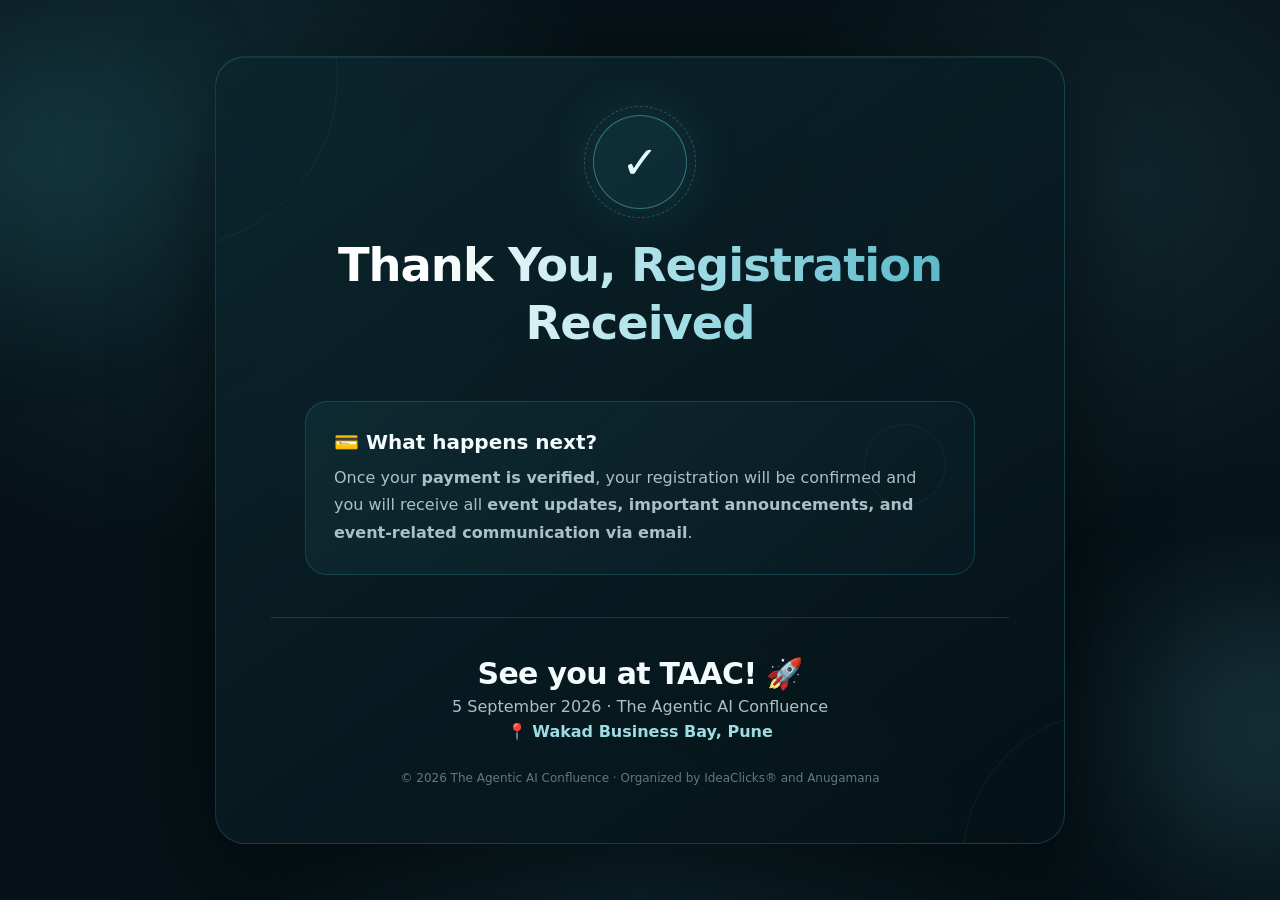
<file: TAAC/05sept2026/confirmation.html>
<!DOCTYPE html>
<html lang="en">
<head>
<meta charset="UTF-8">
<meta name="viewport" content="width=device-width, initial-scale=1.0">
<title>Thank You | TAAC 2026</title>
<meta name="description" content="Thank you for registering for The Agentic AI Confluence (TAAC).">
<style>
:root{
  --brand:#398fa1;
  --brand-light:#55b4c5;
  --brand-dark:#246a79;
  --bg:#061217;
  --bg2:#0a1d23;
  --card:rgba(10,31,38,.82);
  --line:rgba(57,143,161,.28);
  --text:#f4fbfc;
  --muted:#a9c1c6;
}
*{box-sizing:border-box;margin:0;padding:0}
body{
  min-height:100vh;
  font-family:Inter,system-ui,-apple-system,BlinkMacSystemFont,"Segoe UI",sans-serif;
  color:var(--text);
  background:
    radial-gradient(circle at 15% 15%,rgba(57,143,161,.20),transparent 31%),
    radial-gradient(circle at 88% 20%,rgba(85,180,197,.12),transparent 27%),
    radial-gradient(circle at 50% 100%,rgba(36,106,121,.18),transparent 35%),
    var(--bg);
  overflow-x:hidden;
}
body:before{
  content:"";position:fixed;inset:0;pointer-events:none;opacity:.3;
  background-image:linear-gradient(rgba(255,255,255,.025) 1px,transparent 1px),
  linear-gradient(90deg,rgba(255,255,255,.025) 1px,transparent 1px);
  background-size:42px 42px;
}
.orb{position:fixed;border-radius:50%;filter:blur(80px);pointer-events:none;opacity:.22}
.orb.one{width:230px;height:230px;background:var(--brand);top:5%;left:-90px}
.orb.two{width:250px;height:250px;background:var(--brand-light);right:-110px;bottom:5%}
.page{
  width:min(1080px,92%);min-height:100vh;margin:auto;
  display:flex;align-items:center;justify-content:center;
  padding:50px 0;position:relative;z-index:1;
}
.confirmation{
  width:100%;max-width:850px;text-align:center;padding:58px 55px;
  border:1px solid var(--line);border-radius:30px;
  background:linear-gradient(145deg,rgba(12,37,45,.94),rgba(5,18,23,.9));
  box-shadow:0 30px 100px rgba(0,0,0,.48),inset 0 1px rgba(255,255,255,.08);
  backdrop-filter:blur(18px);animation:rise .8s ease both;
}
.brand{
  display:inline-flex;align-items:center;gap:10px;margin-bottom:34px;
  font-size:13px;font-weight:800;letter-spacing:2px;text-transform:uppercase;color:#dceff2;
}
.brand-mark{
  width:35px;height:35px;border-radius:10px;display:grid;place-items:center;
  background:linear-gradient(135deg,var(--brand),var(--brand-dark));
  box-shadow:0 8px 30px rgba(57,143,161,.35);
}
.check{
  width:94px;height:94px;margin:0 auto 27px;border-radius:50%;
  display:grid;place-items:center;font-size:45px;font-weight:700;
  color:#dffcff;background:rgba(57,143,161,.13);
  border:1px solid rgba(85,180,197,.55);
  box-shadow:0 0 55px rgba(57,143,161,.24);
  animation:pop .7s .15s ease both;
}
.eyebrow{
  color:#66c1cf;font-size:13px;font-weight:800;letter-spacing:2.5px;
  text-transform:uppercase;margin-bottom:13px;
}
h1{
  font-size:clamp(1.6rem,4.2vw,2.9rem);
  white-space:normal;
  line-height:1.25;
  letter-spacing:-1px;
  margin:0 0 28px;
  padding-bottom:.15em;
  overflow-wrap:break-word;
  word-break:normal;
  text-align:center;
  background:linear-gradient(90deg,#fff 20%,#9edce5 58%,#55b4c5 95%);
  -webkit-background-clip:text;
  background-clip:text;
  color:transparent;
}
.lead{max-width:700px;margin:auto;color:var(--muted);font-size:18px;line-height:1.75}
.lead strong{color:#e3f7fa}
.event{margin:37px auto 0;display:flex;justify-content:center;gap:12px;flex-wrap:wrap}
.pill{
  padding:12px 18px;border:1px solid var(--line);border-radius:999px;
  background:rgba(57,143,161,.07);color:#e5f5f7;font-size:14px;font-weight:700;
}
.next{
  margin:42px auto 0;max-width:670px;padding:28px;text-align:left;
  border:1px solid rgba(57,143,161,.30);border-radius:22px;
  background:linear-gradient(135deg,rgba(57,143,161,.10),rgba(57,143,161,.035));
}
.next h2{font-size:20px;margin-bottom:10px}
.next p{color:var(--muted);line-height:1.7}
.steps{display:grid;grid-template-columns:repeat(3,1fr);gap:12px;margin-top:18px}
.step{
  padding:18px 14px;border:1px solid rgba(57,143,161,.20);border-radius:16px;
  background:rgba(0,0,0,.13)
}
.step span{display:block;font-size:23px;margin-bottom:8px}
.step strong{font-size:13px}
.step small{display:block;color:#819aa0;margin-top:5px;line-height:1.45}
.date{margin-top:42px;padding-top:30px;border-top:1px solid var(--line)}
.date-label{color:#78949b;font-size:12px;text-transform:uppercase;letter-spacing:2px;font-weight:800}
.date h3{margin-top:8px;font-size:30px;letter-spacing:-.7px}
.date p{color:#a9c1c6;margin-top:6px}
.map-inline{
  color:#9edce5;font-weight:700;text-decoration:none;
  transition:.2s ease;
}
.map-inline:hover{color:#dffcff}
.footer{margin-top:30px;color:#607980;font-size:12px}
@keyframes rise{from{opacity:0;transform:translateY(22px)}to{opacity:1;transform:translateY(0)}}
@keyframes pop{from{opacity:0;transform:scale(.65)}to{opacity:1;transform:scale(1)}}
@media (max-width:1200px){.confirmation{max-width:92%;}}
@media (max-width:992px){
.page{padding:40px 20px}
.confirmation{padding:42px 32px}
.steps{grid-template-columns:repeat(2,1fr)}
}
@media (max-width:768px){
.page{padding:20px 15px}
.confirmation{max-width:100%;padding:30px 20px;border-radius:22px}
h1{font-size:clamp(1.4rem,6vw,2.1rem)}
.event{flex-direction:column;align-items:stretch}
.pill{width:100%;max-width:none}
.steps{grid-template-columns:1fr}
.next{max-width:100%;padding:20px}
.brand{justify-content:center;flex-wrap:wrap;text-align:center}
}
@media (max-width:480px){
.confirmation{padding:24px 16px}
h1{font-size:1.35rem;line-height:1.3}
.lead{font-size:15px}
.check{width:72px;height:72px;font-size:34px}
}
</style>

<style>
  .confirmation{position:relative;overflow:hidden}
  .confirmation:before,.confirmation:after{
    content:"";position:absolute;border:1px solid rgba(57,143,161,.12);
    border-radius:50%;pointer-events:none
  }
  .confirmation:before{width:340px;height:340px;left:-220px;top:-150px}
  .confirmation:after{width:300px;height:300px;right:-200px;bottom:-170px}
  .brand-mark{position:relative}
  .brand-mark:after{
    content:"";position:absolute;inset:-5px;border-radius:14px;
    border:1px solid rgba(85,180,197,.18)
  }
  .check{position:relative}
  .check:after{
    content:"";position:absolute;inset:-10px;border-radius:50%;
    border:1px dashed rgba(85,180,197,.35);animation:spin 18s linear infinite
  }
  .next{position:relative}
  .next:after{
    content:"";position:absolute;width:80px;height:80px;right:28px;top:22px;
    border:1px solid rgba(57,143,161,.12);border-radius:50%;pointer-events:none
  }
  @keyframes spin{to{transform:rotate(360deg)}}
</style>
</head>
<body>
<div class="orb one"></div><div class="orb two"></div>
<main class="page">
<section class="confirmation">
  <!-- <div class="brand"><div class="brand-mark">✦</div> TAAC · The Agentic AI Confluence</div> -->
  <div class="check">✓</div>
  <h1>Thank You, Registration Received</h1>
  <!-- <p class="lead">
    Your registration for <strong>The Agentic AI Confluence (TAAC)</strong>
    has been successfully received. We're excited to have you join us.
  </p> -->
  <!-- <div class="event">
    <div class="pill">📅 5 September 2026</div>
    <div class="pill">📍 Wakad, Pune</div>
    <div class="pill">🤖 Agentic AI</div>
  </div> -->
  <div class="next">
    <h2>💳 What happens next?</h2>
    <p>
Once your <strong>payment is verified</strong>, 
      your registration will be confirmed and you will receive all <strong>
        event updates, important announcements, and event-related communication via email</strong>.
    </p>
    <!-- <div class="steps">
      <div class="step"><span>📝</span><strong>Registration Received</strong><small>Your registration details are safely received.</small></div>
      <div class="step"><span>✓</span><strong>Payment Verification</strong><small>Your payment will be verified by the team.</small></div>
      <div class="step"><span>💬</span><strong>WhatsApp Group</strong><small>You'll receive the official group invite.</small></div>
    </div> -->
  </div>
  <div class="date">
    <!-- <div class="date-label">Save the date</div> -->
    <h3>See you at TAAC! 🚀</h3>
    <p>5 September 2026 · The Agentic AI Confluence</p>
    <p>📍 <a class="map-inline" href="https://maps.google.com/?q=Wakad+Business+Bay,+Pune" target="_blank" rel="noopener">Wakad Business Bay, Pune</a></p>
  </div>
  <div class="footer">© 2026 The Agentic AI Confluence · Organized by IdeaClicks® and Anugamana</div>
</section>
</main>
</body>
</html>
</file>
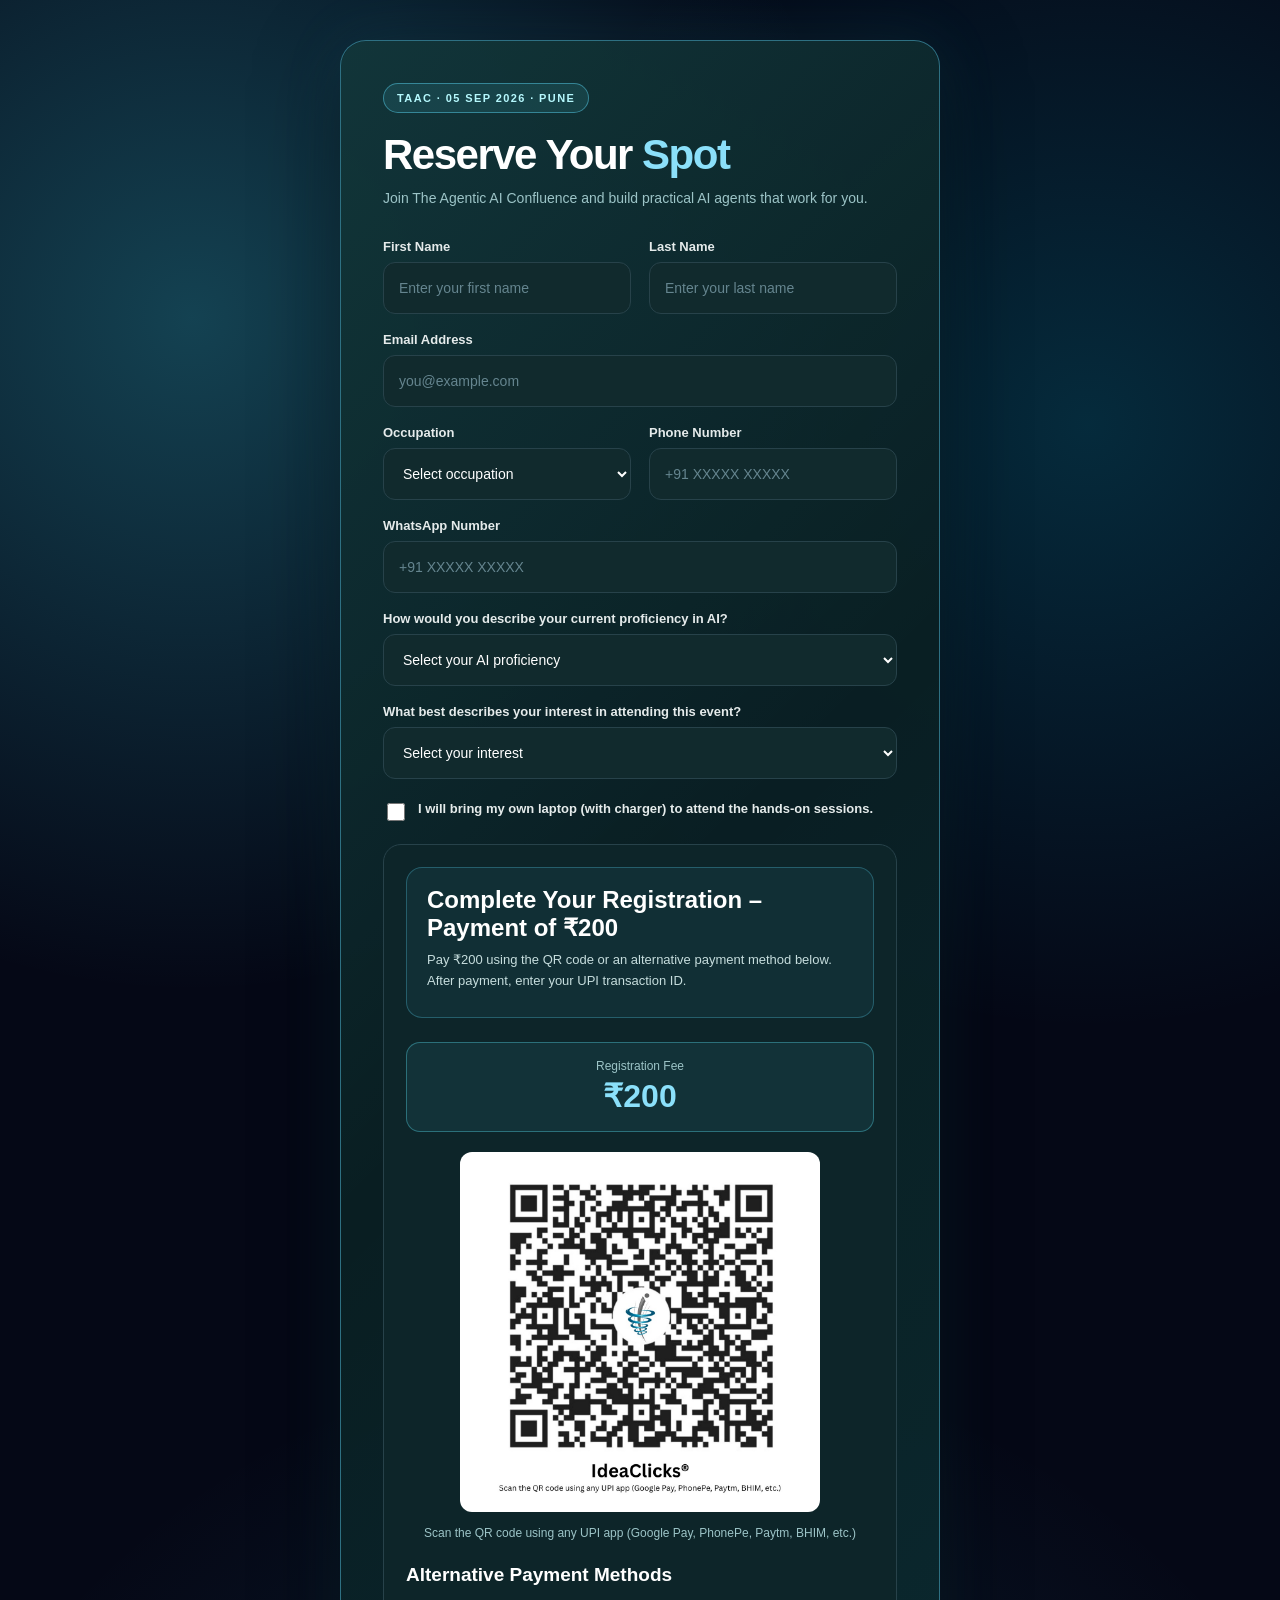
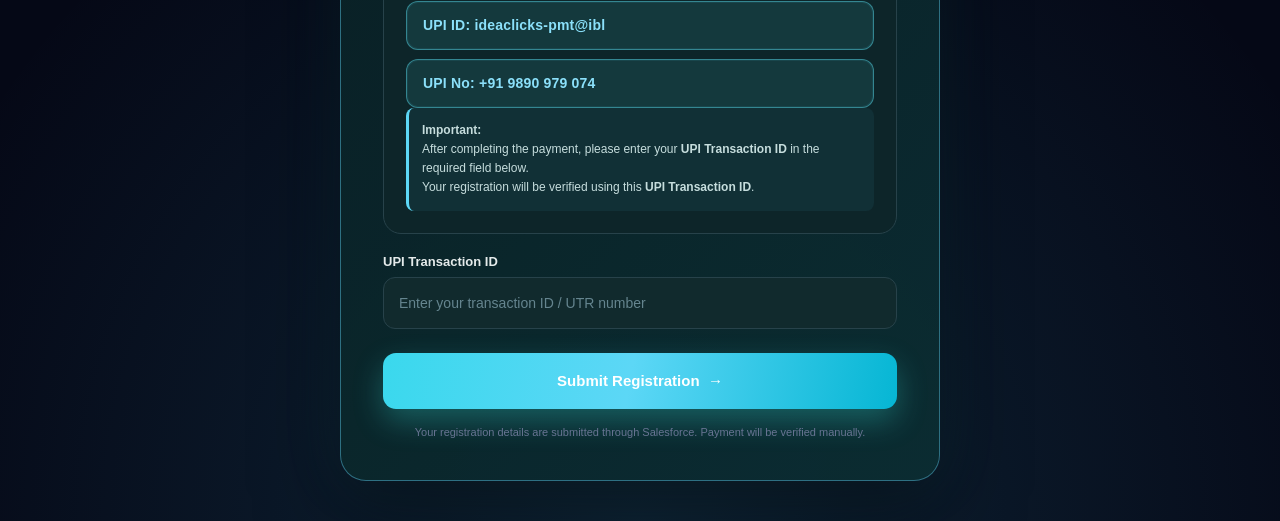
<file: TAAC/05sept2026/registration.html>
<!doctype html>
<html lang="en">
<head>
<meta charset="UTF-8">
<meta name="viewport" content="width=device-width, initial-scale=1.0">
<title>TAAC Registration</title>

<style>
*{box-sizing:border-box}

html,body{
  margin:0;
  padding:0;
  min-height:100%;
  font-family:Arial,Helvetica,sans-serif
}

body{
  min-height:100vh;
  display:flex;
  align-items:center;
  justify-content:center;
  padding:40px 20px;
  color:#fff;
  background:#050816;
  background-image:
    radial-gradient(circle at 15% 15%,rgba(58,216,237,0.28),transparent 32%),
    radial-gradient(circle at 85% 20%,rgba(6,182,212,.20),transparent 30%),
    radial-gradient(circle at 50% 100%,rgba(70,200,239,0.15),transparent 35%);
}

.taac-form{
  width:100%;
  max-width:600px;
  padding:42px;
  position:relative;
  border:1px solid rgba(92,210,246,0.45);
  border-radius:26px;
  background:rgba(10,32,36,0.96);
  box-shadow:
    0 25px 80px rgba(0,0,0,.55),
    0 0 60px rgba(58,201,237,0.12);
}

.taac-form:before{
  content:"";
  position:absolute;
  inset:0;
  border-radius:26px;
  pointer-events:none;
  background:
    linear-gradient(
      135deg,
      rgba(92,246,246,0.1),
      transparent 45%,
      rgba(34,211,238,.07)
    );
}

.taac-form>*{
  position:relative
}

.taac-kicker{
  display:inline-block;
  padding:8px 13px;
  border:1px solid rgba(92,215,246,0.45);
  border-radius:999px;
  color:#b5f8fd;
  background:rgba(92,223,246,0.1);
  font-size:11px;
  font-weight:700;
  letter-spacing:1.4px;
}

.taac-title{
  margin:20px 0 10px;
  font-size:42px;
  line-height:1.05;
  letter-spacing:-1.5px;
}

.taac-title span{
  color:#8be0fa;
}

.taac-subtitle{
  margin:0 0 28px;
  color:#9cc4c7;
  font-size:14px;
  line-height:1.7;
}

.taac-grid{
  display:grid;
  grid-template-columns:1fr 1fr;
  gap:18px;
}

.taac-field{
  display:flex;
  flex-direction:column;
  gap:8px;
}

.taac-field.full{
  grid-column:1/-1;
}

.taac-field label{
  font-size:13px;
  font-weight:600;
  color:#e5ebeb;
}

.taac-field input,
.taac-field select{
  width:100%;
  height:52px;
  padding:0 15px;
  border:1px solid #27424a;
  border-radius:12px;
  outline:0;
  background:#112a2d;
  color:#fff;
  font-size:14px;
}

.taac-field input::placeholder{
  color:#65858f;
}

.taac-field input:focus,
.taac-field select:focus{
  border-color:#5ce4f6;
  box-shadow:0 0 0 3px rgba(92,246,246,0.16);
}

.taac-field select option{
  background:#112a2d;
  color:#fff;
}

/* Conditional fields */
.conditional-field{
  display:none;
  grid-column:1/-1;
}

.taac-submit{
  width:100%;
  height:56px;
  margin-top:24px;
  border:0;
  border-radius:13px;
  color:#fff;
  background:
    linear-gradient(
      100deg,
      #3ad8ed,
      #5cd7f6 48%,
      #06b6d4
    );
  font-size:15px;
  font-weight:700;
  cursor:pointer;
  box-shadow:0 12px 30px rgba(58,237,228,0.28);
  transition:.2s ease;
}

.taac-submit:hover{
  filter:brightness(1.1);
  transform:translateY(-1px);
}

.taac-note{
  margin:17px 0 0;
  text-align:center;
  color:#687493;
  font-size:11px;
}

@media(max-width:600px){

  body{
    padding:20px 12px;
  }

  .taac-form{
    padding:28px 20px;
  }

  .taac-grid{
    grid-template-columns:1fr;
  }

  .taac-field.full,
  .conditional-field{
    grid-column:auto;
  }

  .taac-title{
    font-size:32px;
  }
}

/* =========================================
   TWO-STEP REGISTRATION + PAYMENT
   ========================================= */
.form-step{display:block}
.form-step.hidden{display:none}

.taac-step-header{
  margin:0 0 24px;
  padding:18px 20px;
  border:1px solid rgba(92,215,246,.28);
  border-radius:16px;
  background:rgba(92,223,246,.06);
}

.taac-step-header h2{
  margin:0 0 7px;
  font-size:24px;
  color:#fff;
}

.taac-step-header p{
  margin:0;
  color:#9cc4c7;
  font-size:13px;
  line-height:1.6;
}

.taac-payment-card{
  padding:22px;
  border:1px solid #27424a;
  border-radius:18px;
  background:#0d2529;
  margin-bottom:20px;
}

.taac-payment-card h3{
  margin:0 0 12px;
  font-size:19px;
  color:#fff;
}

.taac-payment-card p{
  margin:7px 0;
  color:#c6dddd;
  font-size:13px;
  line-height:1.65;
}

.taac-amount{
  margin:16px 0 20px;
  padding:16px;
  text-align:center;
  border:1px solid rgba(92,228,246,.35);
  border-radius:14px;
  background:rgba(92,228,246,.07);
}

.taac-amount span{
  display:block;
  color:#9cc4c7;
  font-size:12px;
  margin-bottom:4px;
}

.taac-amount strong{
  font-size:32px;
  color:#8be0fa;
}

.taac-qr-wrap{
  text-align:center;
  margin:18px 0 22px;
}

.taac-qr{
  width:min(100%,360px);
  max-height:420px;
  object-fit:contain;
  border-radius:12px;
  background:#fff;
  padding:10px;
  display:block;
  margin:0 auto 12px;
}

.taac-qr-caption{
  color:#9cc4c7;
  font-size:12px;
  line-height:1.5;
}

.taac-payment-details{
  display:grid;
  gap:9px;
  margin-top:15px;
}

.taac-detail{
  padding:11px 13px;
  border-radius:10px;
  background:#112a2d;
  color:#dce9e9;
  font-size:13px;
  line-height:1.5;
}

.taac-detail strong{
  color:#fff;
}

.taac-detail.upi-highlight{
  display:flex;
  align-items:center;
  justify-content:space-between;
  gap:10px;
  padding:13px 16px;
  border:1px solid rgba(92,228,246,.45);
  border-radius:12px;
  background:rgba(92,228,246,.1);
  box-shadow:0 0 0 1px rgba(92,228,246,.08) inset;
}

.taac-detail.upi-highlight strong{
  color:#8be0fa;
  font-size:14px;
  letter-spacing:.2px;
}

.taac-payment-note{
  padding:13px;
  border-left:3px solid #5cd7f6;
  background:rgba(92,215,246,.06);
  border-radius:8px;
  color:#c6dddd;
  font-size:12px;
  line-height:1.6;
}

.taac-file{
  height:auto !important;
  padding:13px !important;
  cursor:pointer;
}

.taac-file::file-selector-button{
  margin-right:12px;
  padding:9px 12px;
  border:0;
  border-radius:8px;
  cursor:pointer;
  background:#5cd7f6;
  color:#062126;
  font-weight:700;
}

.taac-button-row{
  display:grid;
  grid-template-columns:1fr 1fr;
  gap:12px;
  margin-top:24px;
}

.taac-secondary{
  width:100%;
  height:56px;
  border:1px solid #31545c;
  border-radius:13px;
  color:#dce9e9;
  background:#112a2d;
  font-size:15px;
  font-weight:700;
  cursor:pointer;
}

.taac-secondary:hover{
  border-color:#5cd7f6;
}

.taac-submit:disabled,
.taac-secondary:disabled{
  opacity:.55;
  cursor:not-allowed;
  transform:none;
}

.taac-success{
  display:none;
  text-align:center;
  padding:34px 15px 10px;
}

.taac-success.show{display:block}

.taac-success-icon{
  font-size:48px;
  margin-bottom:10px;
}

.taac-success h2{
  margin:0 0 10px;
  font-size:28px;
}

.taac-success p{
  color:#9cc4c7;
  font-size:14px;
  line-height:1.7;
  margin:0;
}

@media(max-width:600px){
  .taac-button-row{
    grid-template-columns:1fr;
  }

  .taac-payment-card{
    padding:17px;
  }

  .taac-qr{
    max-width:100%;
  }
}

</style>
</head>

<body>

<form
  class="taac-form"
  action="https://webto.salesforce.com/servlet/servlet.WebToLead?encoding=UTF-8&orgId=00DdN00000rM2SB"
  method="POST"
>
<input type="hidden" name="oid" value="00DdN00000rM2SB">
<input type="hidden" name="retURL" value="https://ideaclicks.ai/TAAC/05sept2026/confirmation.html">
<input type="hidden" name="lead_source" value="Web">
<input type="hidden" name="title" value="TAAC Event Antendee">

<input type="hidden" name="00NdN00000XNYVp" value="Unpaid">
<input type="hidden" name="00NdN00000XMS0H" value="">

<div class="taac-kicker">TAAC · 05 SEP 2026 · PUNE</div>
<h1 class="taac-title">Reserve Your <span>Spot</span></h1>
<p class="taac-subtitle">Join The Agentic AI Confluence and build practical AI agents that work for you.</p>

<div class="taac-grid">

<div class="taac-field">
<label for="first_name">First Name</label>
<input id="first_name" maxlength="40" name="first_name" type="text" placeholder="Enter your first name" required>
</div>

<div class="taac-field">
<label for="last_name">Last Name</label>
<input id="last_name" maxlength="80" name="last_name" type="text" placeholder="Enter your last name" required>
</div>

<div class="taac-field full">
<label for="email">Email Address</label>
<input id="email" maxlength="80" name="email" type="email" placeholder="you@example.com" required>
</div>

<div class="taac-field">
<label for="occupation">Occupation</label>
<select id="occupation" name="00NdN00000XHdmj" title="Occupation" onchange="handleOccupationChange()" required>
<option value="">Select occupation</option>
<option value="Student">Student</option>
<option value="Employee">Employee</option>
<option value="Bussiness owner">Bussiness owner</option>
</select>
</div>

<div class="taac-field">
<label for="phone">Phone Number</label>
<input id="phone" maxlength="40" name="phone" type="tel" placeholder="+91 XXXXX XXXXX" required>
</div>

<div class="taac-field full">
<label for="mobile">WhatsApp Number</label>
<input id="mobile" maxlength="40" name="mobile" type="tel" placeholder="+91 XXXXX XXXXX" required>
</div>

<div class="taac-field conditional-field" id="companyGroup">
<label for="company">Company</label>
<input id="company" maxlength="40" name="company" type="text" placeholder="Enter your company name">
</div>

<div class="taac-field conditional-field" id="designationGroup">
<label for="designation">Designation</label>
<input id="designation" maxlength="100" name="00NdN00000ZPhaH" type="text" placeholder="e.g. Manager, Developer, CEO">
</div>

<div class="taac-field full">
<label for="aiProficiency">How would you describe your current proficiency in AI?</label>
<select id="aiProficiency" name="00NdN00000ZPjIj" title="Proficiency in AI" onchange="handleAIProficiencyChange()" required>
<option value="">Select your AI proficiency</option>
<option value="Beginner">Beginner – little to no hands-on experience with AI tools</option>
<option value="Intermediate">Intermediate – use AI tools regularly (e.g., ChatGPT, Copilot) in daily work</option>
<option value="Advanced">Advanced – build or fine-tune AI models/solutions</option>
<option value="Expert">Expert – deep technical expertise (research, ML engineering, etc.)</option>
<option value="Other">Other (please specify)</option>
</select>
</div>

<div class="taac-field conditional-field" id="aiOtherGroup">
<label for="aiOther">Please specify your AI proficiency</label>
<input id="aiOther" maxlength="100" name="00NdN00000ZPjLx" type="text" placeholder="Please specify">
</div>

<div class="taac-field full">
<label for="eventInterest">What best describes your interest in attending this event?</label>
<select id="eventInterest" name="00NdN00000ZPiks" title="Event Interest" onchange="handleEventInterestChange()" required>
<option value="">Select your interest</option>
<option value="Just curious">Just curious – exploring what AI is about</option>
<option value="Networking">Networking – want to connect with AI professionals/community</option>
<option value="Learning">Learning – want to gain specific skills or knowledge</option>
<option value="Business opportunity">Business opportunity – exploring AI for my company/use case</option>
<option value="Speaker/Contributor interest">Speaker/Contributor interest – want to present or contribute</option>
<option value="Other">Other (please specify)</option>
</select>
</div>

<div class="taac-field conditional-field" id="eventOtherGroup">
<label for="eventOther">Please specify your interest</label>
<input id="eventOther" maxlength="255" name="00NdN00000ZPjiX" type="text" placeholder="Please specify">
</div>

</div>

<div class="taac-field full" style="margin-top:20px;margin-bottom:20px;"><label style="display:flex;align-items:flex-start;gap:10px;cursor:pointer;line-height:1.6;"><input type="checkbox" required style="margin-top:4px;width:18px;height:18px;"><span>I will bring my own laptop (with charger) to attend the hands-on sessions.</span></label></div><div class="taac-payment-card">
<div class="taac-step-header">
<h2>Complete Your Registration – Payment of ₹200</h2>
<p>Pay ₹200 using the QR code or an alternative payment method below. After payment, enter your UPI transaction ID.</p>
</div>

<div class="taac-amount"><span>Registration Fee</span><strong>₹200</strong></div>

<div class="taac-qr-wrap">
<img class="taac-qr" src="img/QRimage.jpeg" alt="IdeaClicks UPI payment QR code">
<div class="taac-qr-caption">Scan the QR code using any UPI app (Google Pay, PhonePe, Paytm, BHIM, etc.)</div>
</div>

<h3>Alternative Payment Methods</h3>
<div class="taac-payment-details">
<div class="taac-detail upi-highlight"><strong>UPI ID: ideaclicks-pmt@ibl</strong></div>
<div class="taac-detail upi-highlight"><strong>UPI No: +91 9890 979 074</strong></div>
<!-- <div class="taac-detail"><strong>Account Name:</strong> IdeaClicks</div> -->
<!-- <div class="taac-detail"><strong>Bank Name:</strong> HDFC Bank</div> -->
<!-- <div class="taac-detail"><strong>Branch:</strong> Bhusari Colony, Paud Road</div> -->
<!-- <div class="taac-detail"><strong>Account Number:</strong> 50200073081640</div> -->
<!-- <div class="taac-detail"><strong>IFSC Code:</strong> HDFC0004774</div> -->
<!-- <div class="taac-detail"><strong>SWIFT Code:</strong> HDFCINBB</div> -->
</div>
<div class="taac-payment-note"><strong>Important:</strong><br>After completing the payment, please enter your <strong>UPI Transaction ID</strong> in the required field below.<br>Your registration will be verified using this <strong>UPI Transaction ID</strong>.</div>
</div>

<div class="taac-field full" style="margin-top:20px;">
<label for="transaction_id">UPI Transaction ID</label>
<!-- <input id="transaction_id" maxlength="100" type="text" placeholder="Enter your transaction ID / UTR number" required> -->
<input  id="00NdN00000ZSrNt" maxlength="255" name="00NdN00000ZSrNt" size="20" type="text" placeholder="Enter your transaction ID / UTR number" required/>
</div>

<!-- <div class="taac-field full" style="margin-top:18px;">
<label for="payment_screenshot">Upload Payment Screenshot *</label>
<textarea  id="00NdN00000ZTvl7UAD" name="00NdN00000ZTvl7UAD" rows="25" type="text" wrap="soft"></textarea>
<input id="00NdN00000ZTvl7UAD" class="taac-file" type="file" accept="image/png,image/jpeg,image/jpg,image/webp" required>
<small style="color:#78969d;line-height:1.5;">Upload a clear screenshot showing the successful ₹199 payment. Maximum 5 MB.</small>
</div> -->


<input type="hidden" id="description" name="description" value="">

<button class="taac-submit" type="submit" name="submit">Submit Registration&nbsp; →</button>
<p class="taac-note">Your registration details are submitted through Salesforce. Payment will be verified manually.</p>

</form>


<script>
function handleOccupationChange(){
  const v=document.getElementById("occupation").value;
  const cg=document.getElementById("companyGroup"), dg=document.getElementById("designationGroup");
  const c=document.getElementById("company"), d=document.getElementById("designation");
  cg.style.display="none"; dg.style.display="none"; c.required=false; d.required=false;
  if(v==="Employee"){cg.style.display="flex";dg.style.display="flex";c.required=true;d.required=true}
  else if(v==="Bussiness owner"){cg.style.display="flex";c.required=true}
}
function handleAIProficiencyChange(){
  const v=document.getElementById("aiProficiency").value, g=document.getElementById("aiOtherGroup"), i=document.getElementById("aiOther");
  if(v==="Other"){g.style.display="flex";i.required=true}else{g.style.display="none";i.required=false;i.value=""}
}
function handleEventInterestChange(){
  const v=document.getElementById("eventInterest").value, g=document.getElementById("eventOtherGroup"), i=document.getElementById("eventOther");
  if(v==="Other"){g.style.display="flex";i.required=true}else{g.style.display="none";i.required=false;i.value=""}
}

document.querySelector(".taac-form").addEventListener("submit",function(e){
  const t=document.getElementById("transaction_id").value.trim();
  const f=document.getElementById("payment_screenshot").files[0];

  if(!t){e.preventDefault();alert("Please enter your Transaction ID / UTR Number.");return}
  if(!f){e.preventDefault();alert("Please upload your payment screenshot.");return}
  if(!["image/png","image/jpeg","image/jpg","image/webp"].includes(f.type)){e.preventDefault();alert("Please upload a PNG, JPG, JPEG, or WEBP screenshot.");return}
  if(f.size>5*1024*1024){e.preventDefault();alert("Please upload a screenshot smaller than 5 MB.");return}

  document.getElementById("description").value =
    "TAAC Registration Payment | Amount: ₹199 | Transaction ID / UTR: " +
    t + " | Payment Status: Unpaid - Pending Manual Verification";
});


document.querySelector(".taac-form").addEventListener("submit", function(e) {

    const txn = document.getElementById("00NdN00000ZSrNt").value.trim();

    if (txn === "") {
        e.preventDefault();
        alert("❌ Please enter your UPI Transaction ID.");
        return;
    }

    if (txn.length < 12 || txn.length > 35) {
        e.preventDefault();
        alert("❌ Invalid Transaction ID.\nPlease check your payment app and enter the correct UPI Transaction ID.");
        return;
    }

    if (!/^[A-Za-z0-9]+$/.test(txn)) {
        e.preventDefault();
        alert("❌ Transaction ID should contain only letters and numbers.");
        return;
    }
});

</script>



</body>
</html>
</file>
